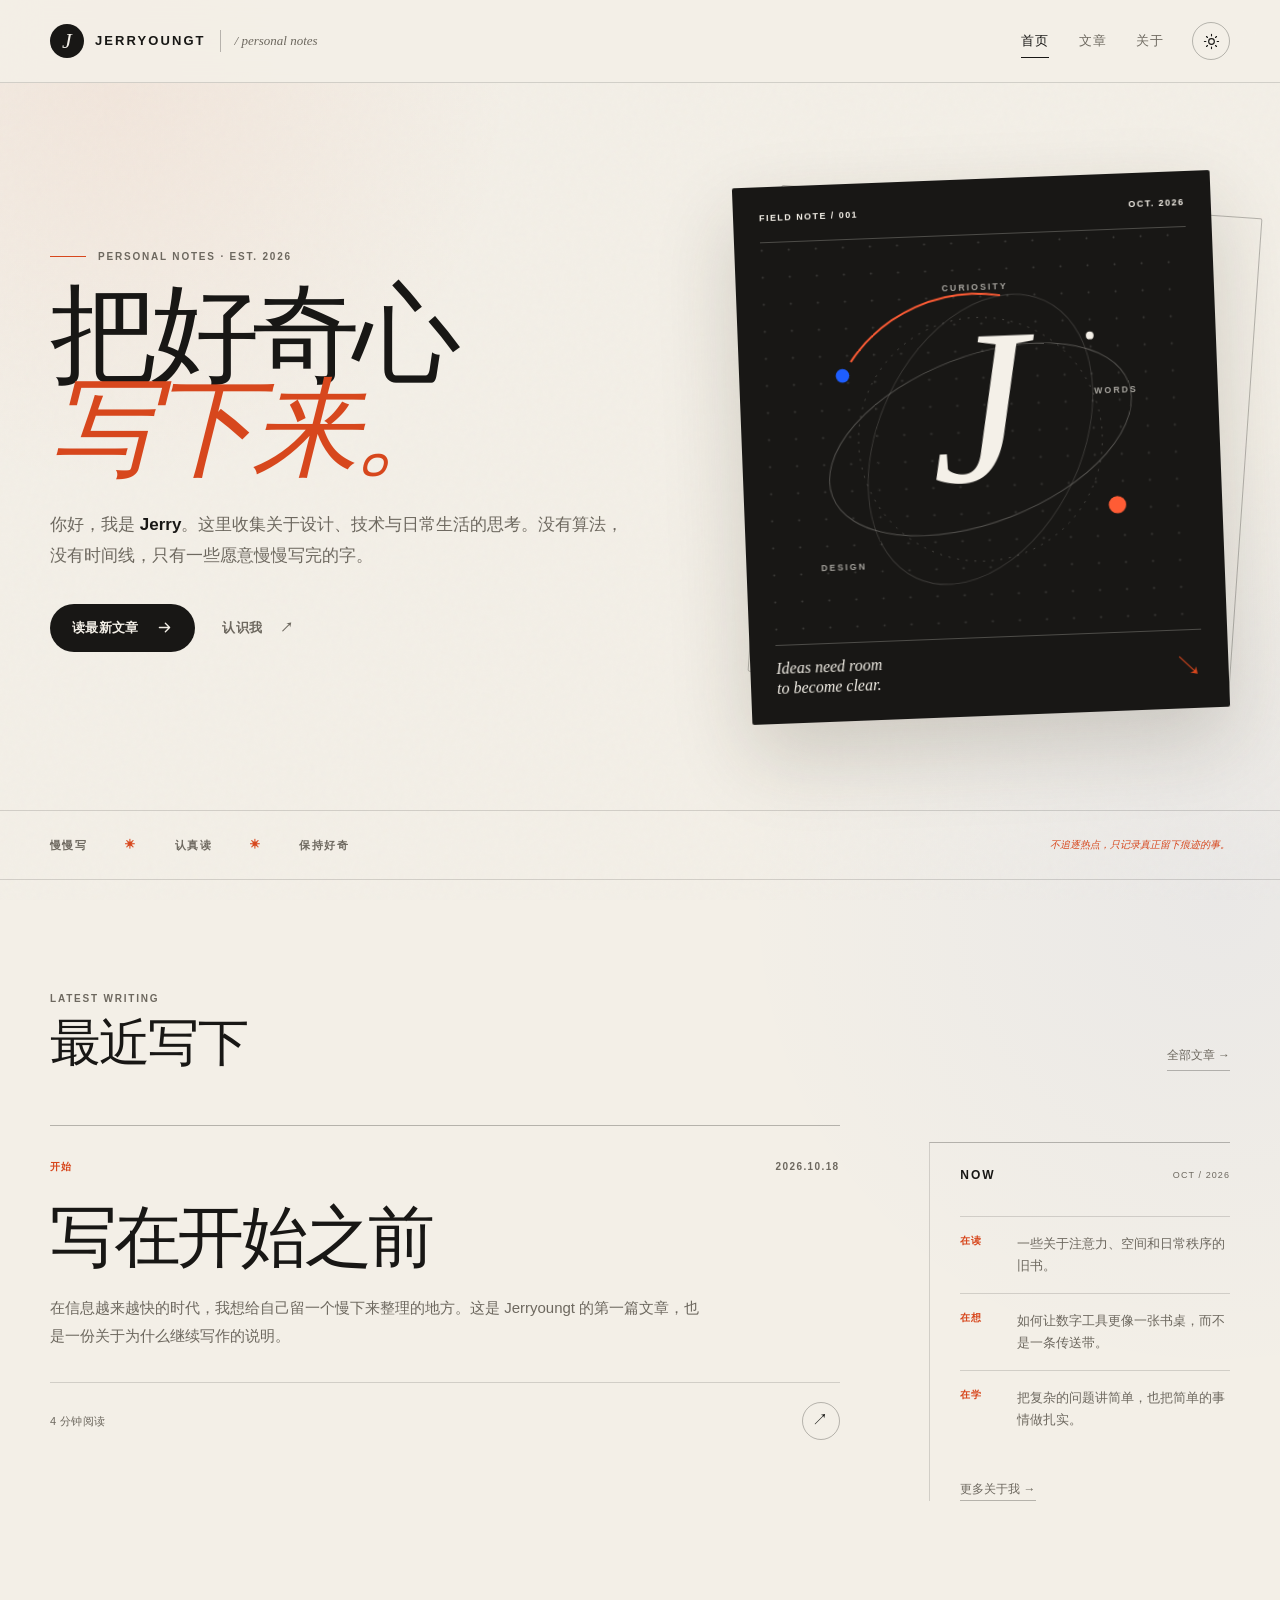
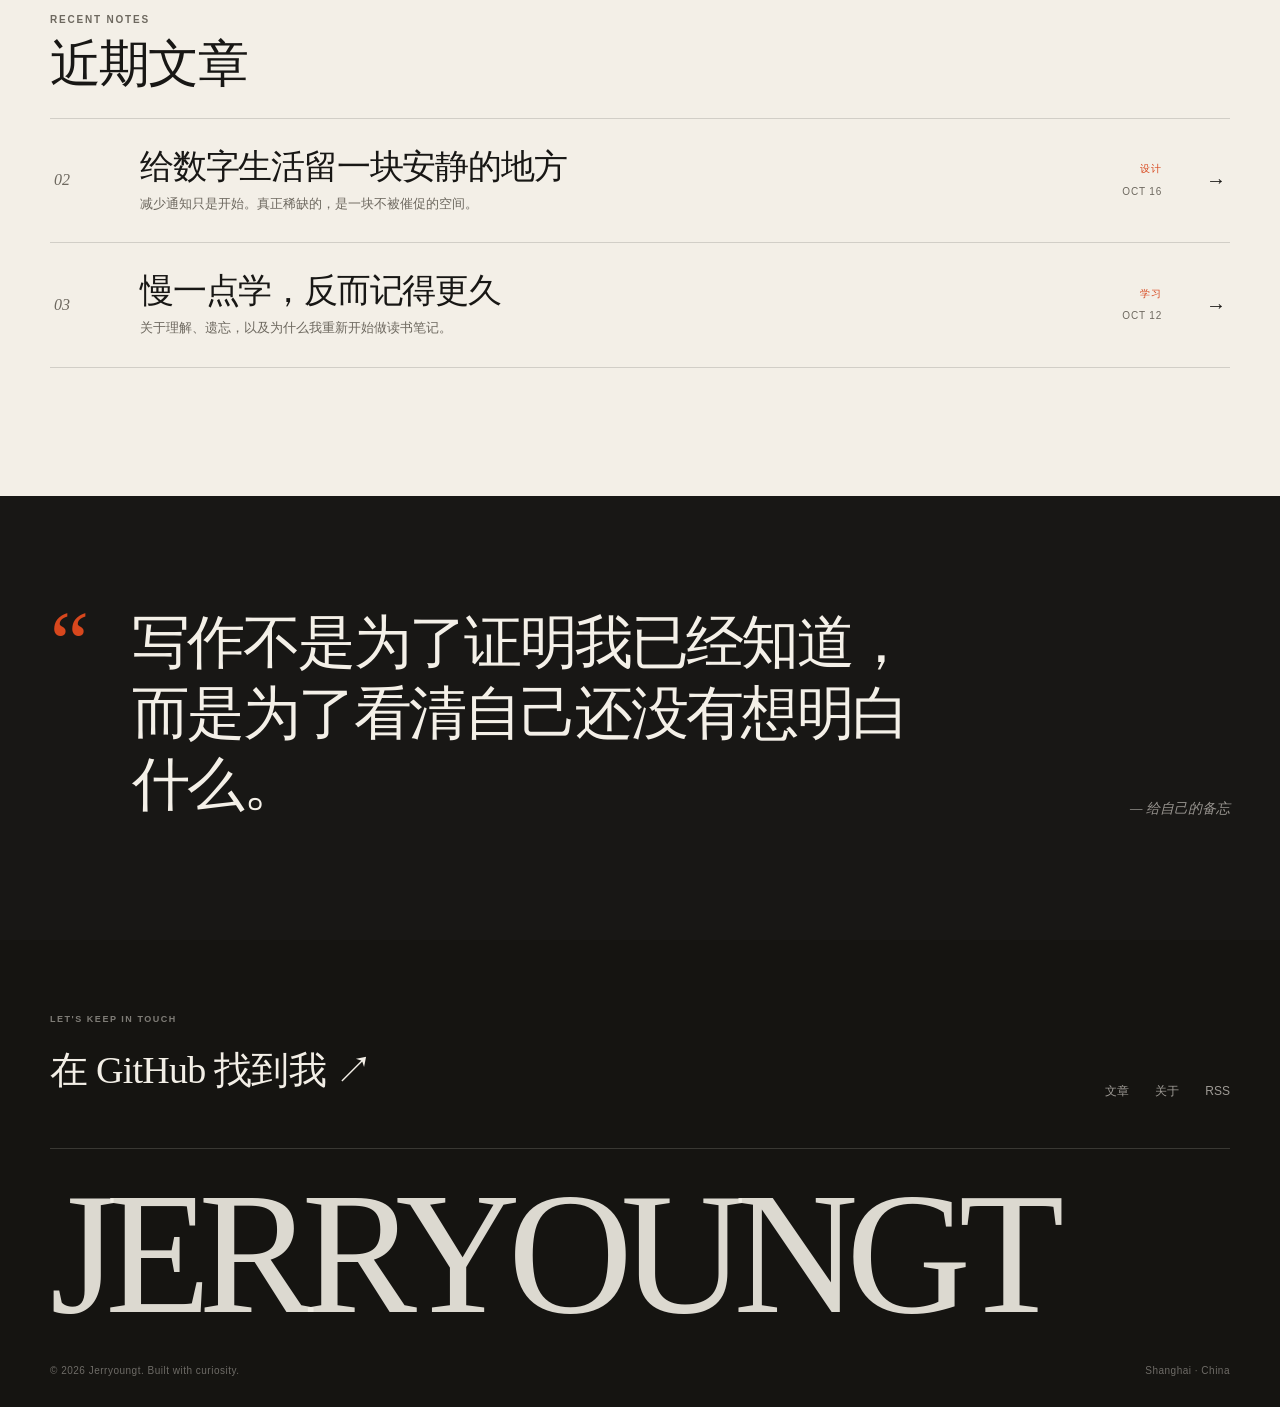
<file: index.html>
<!doctype html>
<html lang="zh-CN">
<head>
  <meta charset="utf-8">
  <meta name="viewport" content="width=device-width, initial-scale=1">
  <title>Jerryoungt — 个人博客</title>
  <meta name="description" content="Jerryoungt 的个人博客：记录设计、技术、阅读与日常生活中的长期思考。">
  <meta name="theme-color" content="#f3efe7">
  <meta property="og:title" content="Jerryoungt — 把好奇心写下来">
  <meta property="og:description" content="一个不追赶时间线的个人博客，收集值得慢慢想清楚的事。">
  <meta property="og:type" content="website">
  <meta property="og:url" content="https://jerryoungt.github.io/">
  <link rel="canonical" href="https://jerryoungt.github.io/">
  <link rel="icon" href="/assets/favicon.svg" type="image/svg+xml">
  <link rel="stylesheet" href="/assets/styles.css">
  <script>
    try {
      const saved = localStorage.getItem('jerryoungt-theme');
      const theme = saved || (matchMedia('(prefers-color-scheme: dark)').matches ? 'dark' : 'light');
      document.documentElement.dataset.theme = theme;
    } catch (_) {}
  </script>
</head>
<body>
  <a class="skip-link" href="#main">跳到主要内容</a>

  <header class="site-header">
    <div class="container header-inner">
      <a class="brand" href="/" aria-label="Jerryoungt 首页">
        <span class="brand-mark" aria-hidden="true">J</span>
        <span class="brand-name">JERRYOUNGT</span>
        <span class="brand-note">/ personal notes</span>
      </a>
      <div class="header-actions">
        <nav class="site-nav" aria-label="主导航">
          <a class="is-active" href="/" aria-current="page">首页</a>
          <a href="/blog/">文章</a>
          <a href="/about.html">关于</a>
        </nav>
        <button class="theme-toggle" type="button" data-theme-toggle aria-label="切换深浅色主题">
          <svg class="icon-sun" viewBox="0 0 24 24" aria-hidden="true">
            <circle cx="12" cy="12" r="4"></circle>
            <path d="M12 2v2M12 20v2M4.93 4.93l1.42 1.42M17.66 17.66l1.42 1.42M2 12h2M20 12h2M4.93 19.07l1.42-1.42M17.66 6.34l1.42-1.42"></path>
          </svg>
          <svg class="icon-moon" viewBox="0 0 24 24" aria-hidden="true">
            <path d="M20.3 14.2A8.4 8.4 0 0 1 9.8 3.7 8.4 8.4 0 1 0 20.3 14.2Z"></path>
          </svg>
        </button>
      </div>
    </div>
  </header>

  <main id="main">
    <section class="hero">
      <div class="container hero-grid">
        <div class="hero-copy">
          <p class="eyebrow"><span class="eyebrow-line"></span>PERSONAL NOTES · EST. 2026</p>
          <h1>把好奇心<br><em>写下来。</em></h1>
          <p class="hero-intro">你好，我是 <strong>Jerry</strong>。这里收集关于设计、技术与日常生活的思考。没有算法，没有时间线，只有一些愿意慢慢写完的字。</p>
          <div class="hero-actions">
            <a class="button button-primary" href="/blog/2026/hello-world.html">
              读最新文章
              <svg viewBox="0 0 20 20" aria-hidden="true"><path d="M4 10h11M11 5l5 5-5 5"></path></svg>
            </a>
            <a class="button button-quiet" href="/about.html">认识我 <span aria-hidden="true">↗</span></a>
          </div>
        </div>

        <div class="hero-visual" aria-label="Jerryoungt 的品牌插画">
          <div class="note-card">
            <div class="note-meta">
              <span>FIELD NOTE / 001</span>
              <span>OCT. 2026</span>
            </div>
            <svg class="orbit-art" viewBox="0 0 440 410" role="img" aria-label="围绕字母 J 运行的想法轨道">
              <defs>
                <pattern id="dot-grid" width="28" height="28" patternUnits="userSpaceOnUse">
                  <circle cx="1.5" cy="1.5" r="1" fill="currentColor" opacity=".18"></circle>
                </pattern>
              </defs>
              <rect width="440" height="410" fill="url(#dot-grid)"></rect>
              <ellipse cx="220" cy="205" rx="164" ry="86" fill="none" stroke="currentColor" stroke-opacity=".28" transform="rotate(-19 220 205)"></ellipse>
              <ellipse cx="220" cy="205" rx="105" ry="158" fill="none" stroke="currentColor" stroke-opacity=".16" transform="rotate(27 220 205)"></ellipse>
              <circle cx="220" cy="205" r="126" fill="none" stroke="currentColor" stroke-opacity=".22" stroke-dasharray="2 7"></circle>
              <path d="M89 120c35-49 96-74 157-63" fill="none" stroke="#ff5c35" stroke-width="2"></path>
              <circle cx="80" cy="134" r="7" fill="#1e5eff"></circle>
              <circle cx="359" cy="278" r="9" fill="#ff5c35"></circle>
              <circle cx="337" cy="102" r="4" fill="currentColor"></circle>
              <text class="orbit-letter" x="220" y="248" text-anchor="middle">J</text>
              <text class="orbit-label" x="220" y="51" text-anchor="middle">CURIOSITY</text>
              <text class="orbit-label" x="74" y="335" text-anchor="middle">DESIGN</text>
              <text class="orbit-label" x="362" y="162" text-anchor="middle">WORDS</text>
            </svg>
            <div class="note-caption">
              <span>Ideas need room<br>to become clear.</span>
              <span class="note-arrow" aria-hidden="true">↘</span>
            </div>
          </div>
        </div>
      </div>
    </section>

    <div class="manifesto" aria-label="写作主张">
      <div class="container manifesto-inner">
        <span>慢慢写</span>
        <span aria-hidden="true">✳</span>
        <span>认真读</span>
        <span aria-hidden="true">✳</span>
        <span>保持好奇</span>
        <span class="manifesto-aside">不追逐热点，只记录真正留下痕迹的事。</span>
      </div>
    </div>

    <section class="section latest-section" id="latest">
      <div class="container">
        <div class="section-heading">
          <div>
            <p class="kicker">LATEST WRITING</p>
            <h2>最近写下</h2>
          </div>
          <a class="text-link" href="/blog/">全部文章 <span aria-hidden="true">→</span></a>
        </div>

        <div class="latest-grid">
          <article class="featured-post">
            <a href="/blog/2026/hello-world.html">
              <div class="post-overline">
                <span>开始</span>
                <time datetime="2026-10-18">2026.10.18</time>
              </div>
              <h3>写在开始之前</h3>
              <p class="featured-summary">在信息越来越快的时代，我想给自己留一个慢下来整理的地方。这是 Jerryoungt 的第一篇文章，也是一份关于为什么继续写作的说明。</p>
              <div class="read-row">
                <span>4 分钟阅读</span>
                <span class="round-arrow" aria-hidden="true">↗</span>
              </div>
            </a>
          </article>

          <aside class="now-panel" aria-labelledby="now-title">
            <div class="now-heading">
              <h2 id="now-title">NOW</h2>
              <span>OCT / 2026</span>
            </div>
            <ul class="now-list">
              <li>
                <span class="now-label">在读</span>
                <p>一些关于注意力、空间和日常秩序的旧书。</p>
              </li>
              <li>
                <span class="now-label">在想</span>
                <p>如何让数字工具更像一张书桌，而不是一条传送带。</p>
              </li>
              <li>
                <span class="now-label">在学</span>
                <p>把复杂的问题讲简单，也把简单的事情做扎实。</p>
              </li>
            </ul>
            <a class="subtle-link" href="/about.html">更多关于我 <span aria-hidden="true">→</span></a>
          </aside>
        </div>
      </div>
    </section>

    <section class="section recent-section" aria-labelledby="recent-title">
      <div class="container">
        <div class="section-heading compact">
          <div>
            <p class="kicker">RECENT NOTES</p>
            <h2 id="recent-title">近期文章</h2>
          </div>
        </div>

        <div class="post-list">
          <a class="post-row" href="/blog/2026/a-quieter-digital-home.html">
            <span class="post-number">02</span>
            <div class="post-row-main">
              <h3>给数字生活留一块安静的地方</h3>
              <p>减少通知只是开始。真正稀缺的，是一块不被催促的空间。</p>
            </div>
            <div class="post-row-meta">
              <span>设计</span>
              <time datetime="2026-10-16">OCT 16</time>
            </div>
            <span class="row-arrow" aria-hidden="true">→</span>
          </a>

          <a class="post-row" href="/blog/2026/learning-slowly.html">
            <span class="post-number">03</span>
            <div class="post-row-main">
              <h3>慢一点学，反而记得更久</h3>
              <p>关于理解、遗忘，以及为什么我重新开始做读书笔记。</p>
            </div>
            <div class="post-row-meta">
              <span>学习</span>
              <time datetime="2026-10-12">OCT 12</time>
            </div>
            <span class="row-arrow" aria-hidden="true">→</span>
          </a>
        </div>
      </div>
    </section>

    <section class="quote-band">
      <div class="container quote-inner">
        <span class="quote-mark" aria-hidden="true">“</span>
        <blockquote>写作不是为了证明我已经知道，<br>而是为了看清自己还没有想明白什么。</blockquote>
        <p>— 给自己的备忘</p>
      </div>
    </section>
  </main>

  <footer class="site-footer">
    <div class="container footer-top">
      <div>
        <p class="footer-kicker">LET'S KEEP IN TOUCH</p>
        <a class="footer-mail" href="https://github.com/Jerryoungt" rel="me">在 GitHub 找到我 <span aria-hidden="true">↗</span></a>
      </div>
      <nav class="footer-nav" aria-label="页脚导航">
        <a href="/blog/">文章</a>
        <a href="/about.html">关于</a>
        <a href="/feed.xml">RSS</a>
      </nav>
    </div>
    <div class="container footer-wordmark" aria-hidden="true">JERRYOUNGT</div>
    <div class="container footer-bottom">
      <span>© 2026 Jerryoungt. Built with curiosity.</span>
      <span class="footer-signoff">Shanghai · China</span>
    </div>
  </footer>

  <script src="/assets/main.js" defer></script>
</body>
</html>
</file>
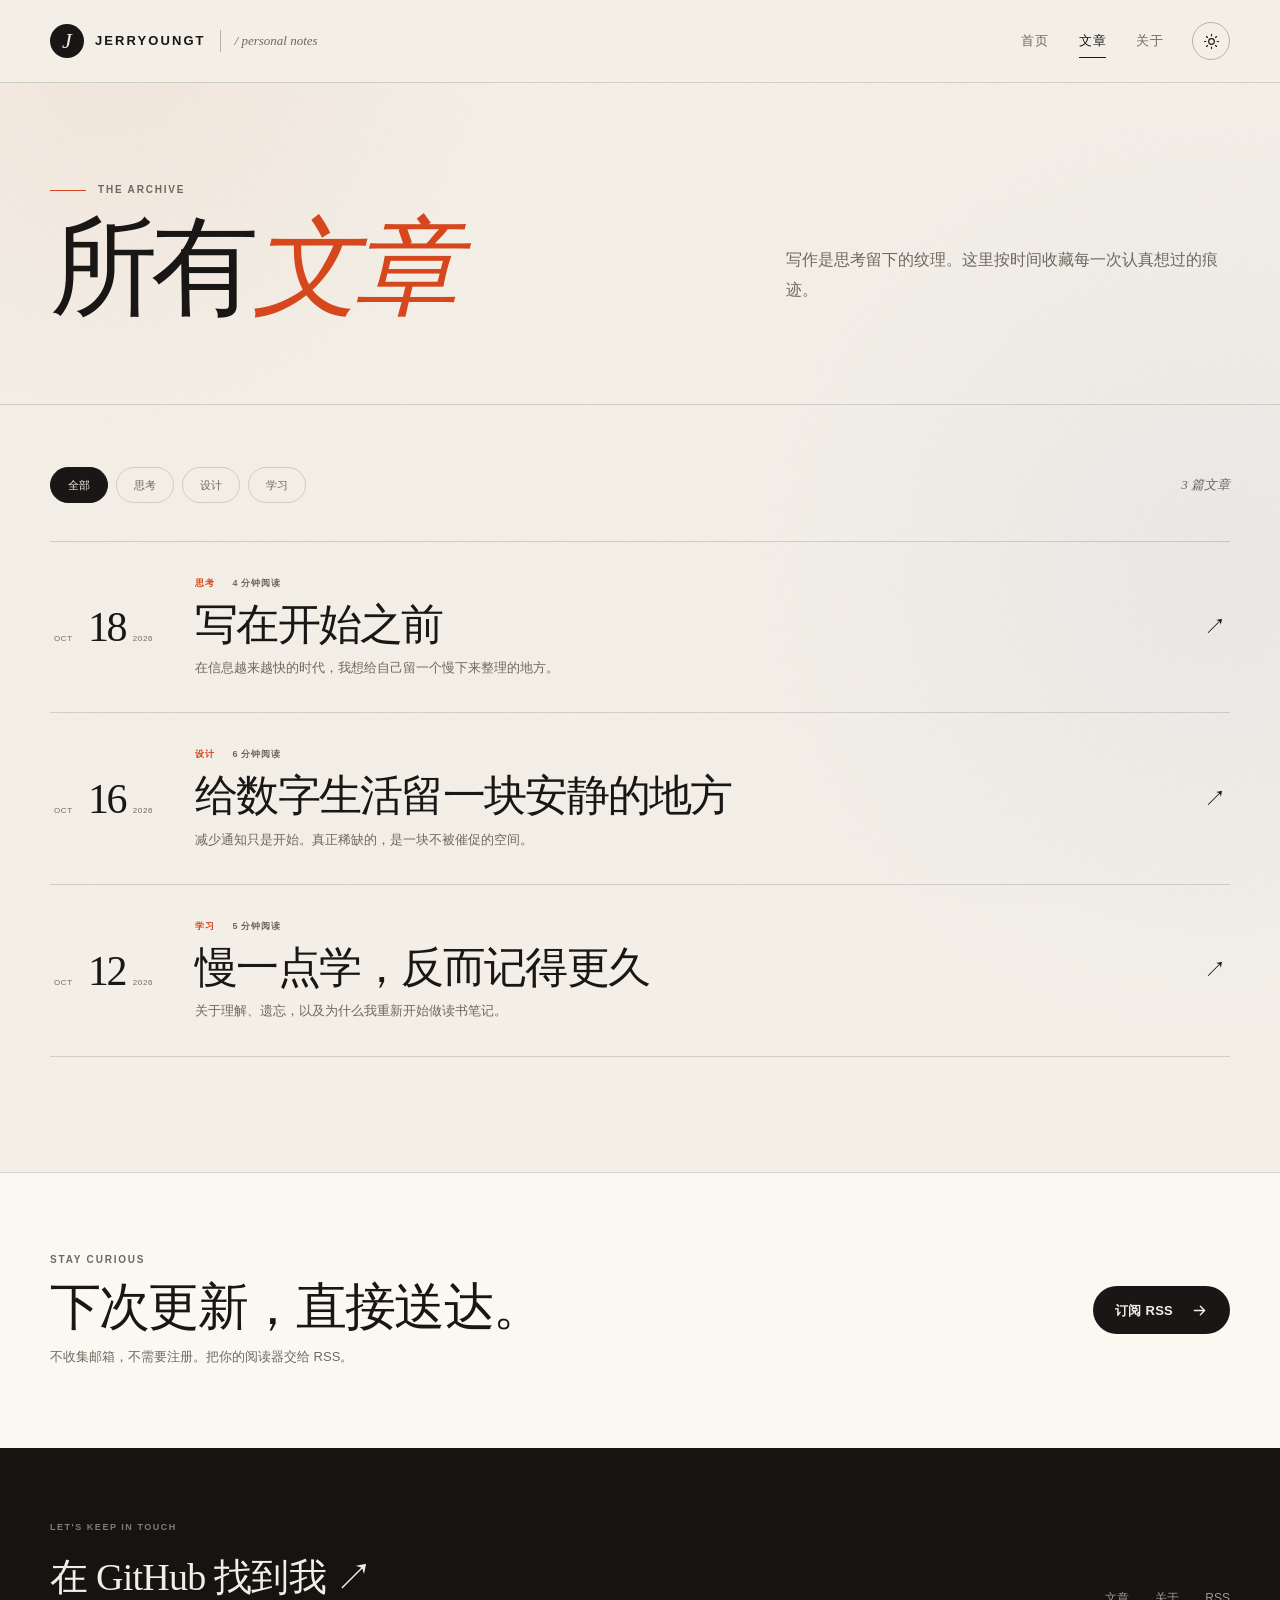
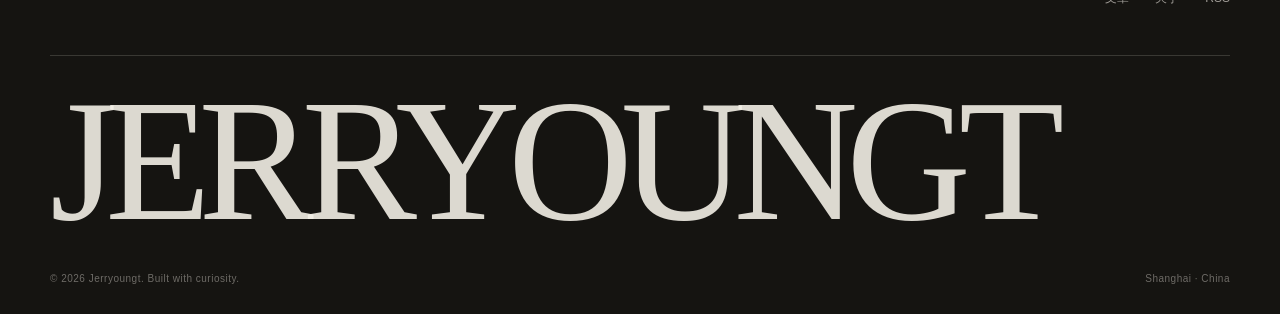
<file: blog/index.html>
<!doctype html>
<html lang="zh-CN">
<head>
  <meta charset="utf-8">
  <meta name="viewport" content="width=device-width, initial-scale=1">
  <title>文章 — Jerryoungt</title>
  <meta name="description" content="Jerryoungt 的全部文章：设计、技术、阅读与日常生活的长期记录。">
  <meta name="theme-color" content="#f3efe7">
  <meta property="og:title" content="文章 — Jerryoungt">
  <meta property="og:description" content="收集值得慢慢想清楚的事。">
  <meta property="og:type" content="website">
  <meta property="og:url" content="https://jerryoungt.github.io/blog/">
  <link rel="canonical" href="https://jerryoungt.github.io/blog/">
  <link rel="icon" href="/assets/favicon.svg" type="image/svg+xml">
  <link rel="stylesheet" href="/assets/styles.css">
  <script>
    try {
      const saved = localStorage.getItem('jerryoungt-theme');
      const theme = saved || (matchMedia('(prefers-color-scheme: dark)').matches ? 'dark' : 'light');
      document.documentElement.dataset.theme = theme;
    } catch (_) {}
  </script>
</head>
<body>
  <a class="skip-link" href="#main">跳到主要内容</a>

  <header class="site-header">
    <div class="container header-inner">
      <a class="brand" href="/" aria-label="Jerryoungt 首页">
        <span class="brand-mark" aria-hidden="true">J</span>
        <span class="brand-name">JERRYOUNGT</span>
        <span class="brand-note">/ personal notes</span>
      </a>
      <div class="header-actions">
        <nav class="site-nav" aria-label="主导航">
          <a href="/">首页</a>
          <a class="is-active" href="/blog/" aria-current="page">文章</a>
          <a href="/about.html">关于</a>
        </nav>
        <button class="theme-toggle" type="button" data-theme-toggle aria-label="切换深浅色主题">
          <svg class="icon-sun" viewBox="0 0 24 24" aria-hidden="true">
            <circle cx="12" cy="12" r="4"></circle>
            <path d="M12 2v2M12 20v2M4.93 4.93l1.42 1.42M17.66 17.66l1.42 1.42M2 12h2M20 12h2M4.93 19.07l1.42-1.42M17.66 6.34l1.42-1.42"></path>
          </svg>
          <svg class="icon-moon" viewBox="0 0 24 24" aria-hidden="true">
            <path d="M20.3 14.2A8.4 8.4 0 0 1 9.8 3.7 8.4 8.4 0 1 0 20.3 14.2Z"></path>
          </svg>
        </button>
      </div>
    </div>
  </header>

  <main id="main">
    <section class="page-hero archive-hero">
      <div class="container archive-heading">
        <div>
          <p class="eyebrow"><span class="eyebrow-line"></span>THE ARCHIVE</p>
          <h1>所有<em>文章</em></h1>
        </div>
        <p class="page-intro">写作是思考留下的纹理。这里按时间收藏每一次认真想过的痕迹。</p>
      </div>
    </section>

    <section class="archive-section">
      <div class="container">
        <div class="filter-bar" aria-label="按主题筛选文章">
          <div class="filters" role="group" aria-label="文章分类">
            <button class="filter is-active" type="button" data-filter="all" aria-pressed="true">全部</button>
            <button class="filter" type="button" data-filter="thinking" aria-pressed="false">思考</button>
            <button class="filter" type="button" data-filter="design" aria-pressed="false">设计</button>
            <button class="filter" type="button" data-filter="learning" aria-pressed="false">学习</button>
          </div>
          <span class="post-count" data-post-count>3 篇文章</span>
        </div>

        <div class="archive-list">
          <article class="archive-item" data-category="thinking">
            <a href="/blog/2026/hello-world.html">
              <div class="archive-date">
                <span>OCT</span>
                <strong>18</strong>
                <span>2026</span>
              </div>
              <div class="archive-copy">
                <div class="archive-meta"><span>思考</span><span>4 分钟阅读</span></div>
                <h2>写在开始之前</h2>
                <p>在信息越来越快的时代，我想给自己留一个慢下来整理的地方。</p>
              </div>
              <span class="archive-arrow" aria-hidden="true">↗</span>
            </a>
          </article>

          <article class="archive-item" data-category="design">
            <a href="/blog/2026/a-quieter-digital-home.html">
              <div class="archive-date">
                <span>OCT</span>
                <strong>16</strong>
                <span>2026</span>
              </div>
              <div class="archive-copy">
                <div class="archive-meta"><span>设计</span><span>6 分钟阅读</span></div>
                <h2>给数字生活留一块安静的地方</h2>
                <p>减少通知只是开始。真正稀缺的，是一块不被催促的空间。</p>
              </div>
              <span class="archive-arrow" aria-hidden="true">↗</span>
            </a>
          </article>

          <article class="archive-item" data-category="learning">
            <a href="/blog/2026/learning-slowly.html">
              <div class="archive-date">
                <span>OCT</span>
                <strong>12</strong>
                <span>2026</span>
              </div>
              <div class="archive-copy">
                <div class="archive-meta"><span>学习</span><span>5 分钟阅读</span></div>
                <h2>慢一点学，反而记得更久</h2>
                <p>关于理解、遗忘，以及为什么我重新开始做读书笔记。</p>
              </div>
              <span class="archive-arrow" aria-hidden="true">↗</span>
            </a>
          </article>
        </div>
        <p class="empty-state" data-empty-state hidden>这个分类下还没有文章。</p>
      </div>
    </section>

    <section class="archive-subscribe">
      <div class="container subscribe-inner">
        <div>
          <p class="kicker">STAY CURIOUS</p>
          <h2>下次更新，直接送达。</h2>
          <p>不收集邮箱，不需要注册。把你的阅读器交给 RSS。</p>
        </div>
        <a class="button button-primary" href="/feed.xml">订阅 RSS <svg viewBox="0 0 20 20" aria-hidden="true"><path d="M4 10h11M11 5l5 5-5 5"></path></svg></a>
      </div>
    </section>
  </main>

  <footer class="site-footer">
    <div class="container footer-top">
      <div>
        <p class="footer-kicker">LET'S KEEP IN TOUCH</p>
        <a class="footer-mail" href="https://github.com/Jerryoungt" rel="me">在 GitHub 找到我 <span aria-hidden="true">↗</span></a>
      </div>
      <nav class="footer-nav" aria-label="页脚导航">
        <a href="/blog/">文章</a>
        <a href="/about.html">关于</a>
        <a href="/feed.xml">RSS</a>
      </nav>
    </div>
    <div class="container footer-wordmark" aria-hidden="true">JERRYOUNGT</div>
    <div class="container footer-bottom">
      <span>© 2026 Jerryoungt. Built with curiosity.</span>
      <span class="footer-signoff">Shanghai · China</span>
    </div>
  </footer>

  <script src="/assets/main.js" defer></script>
</body>
</html>
</file>
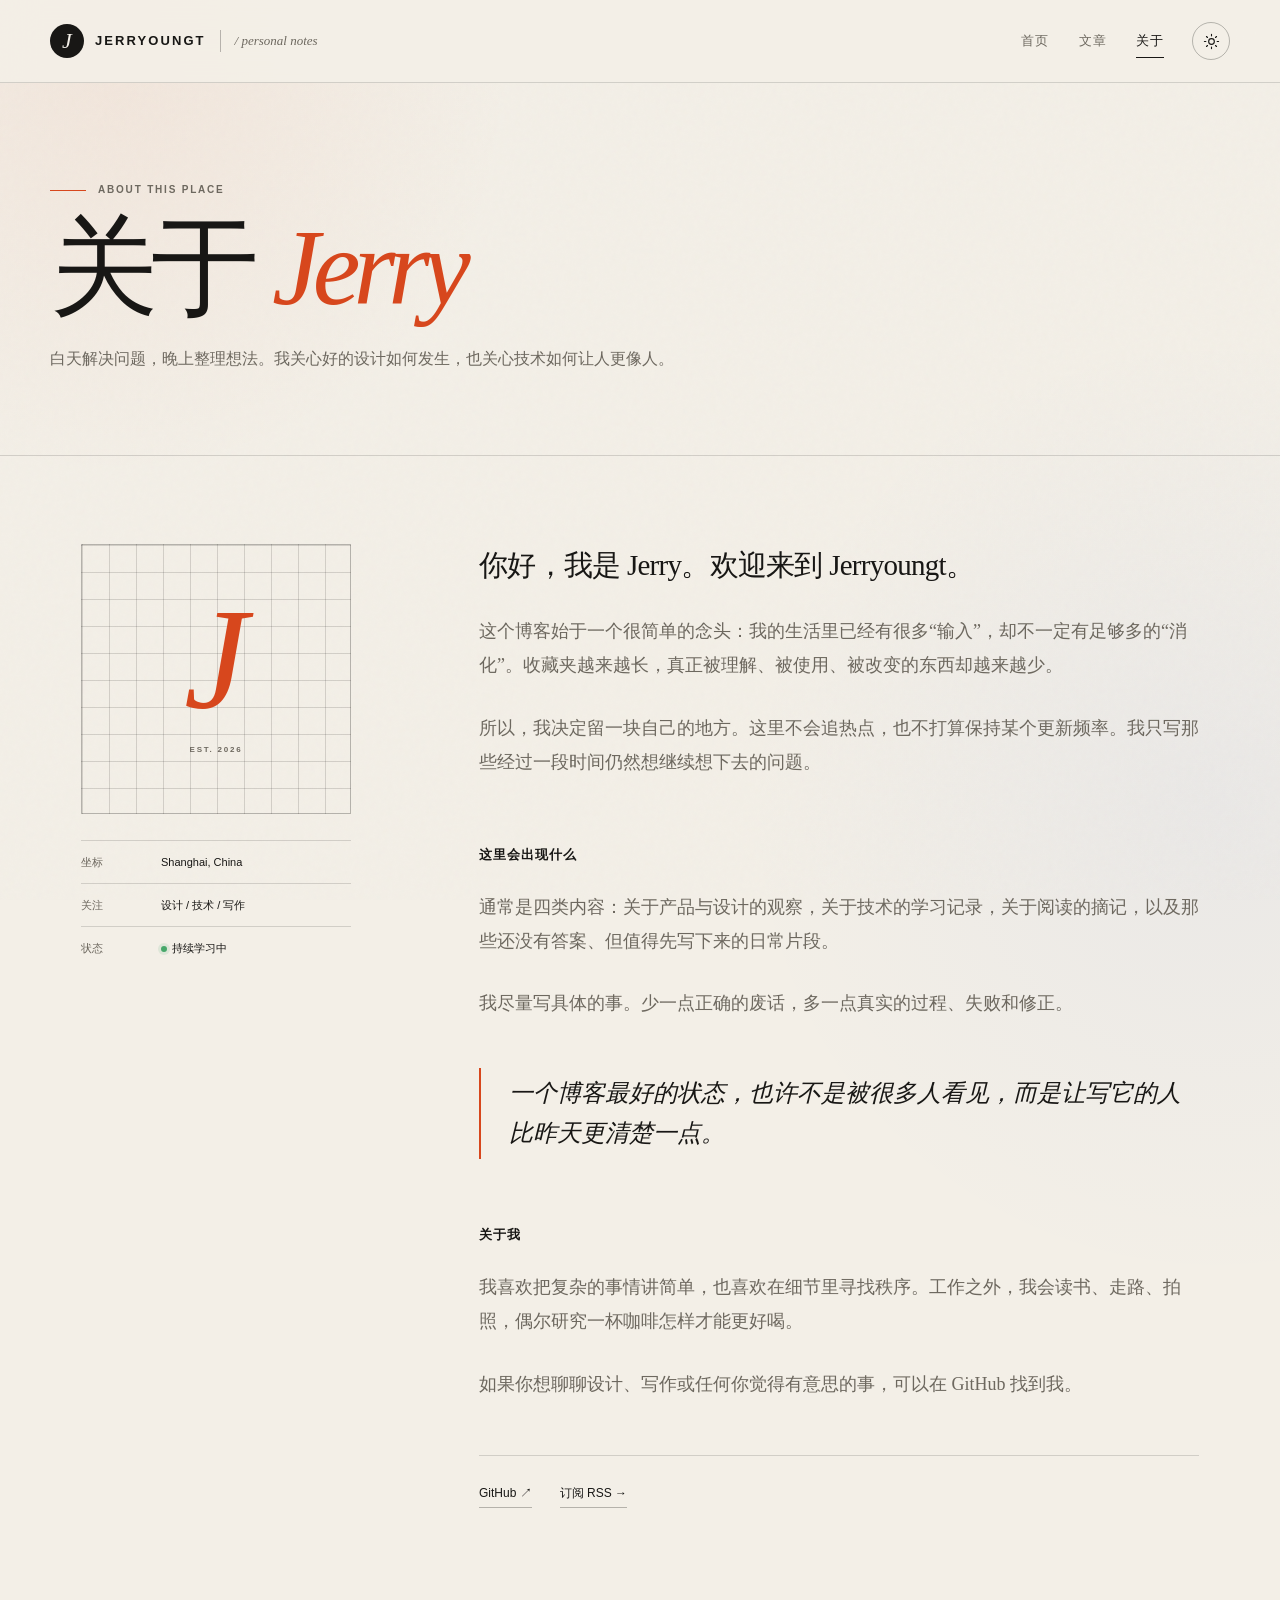
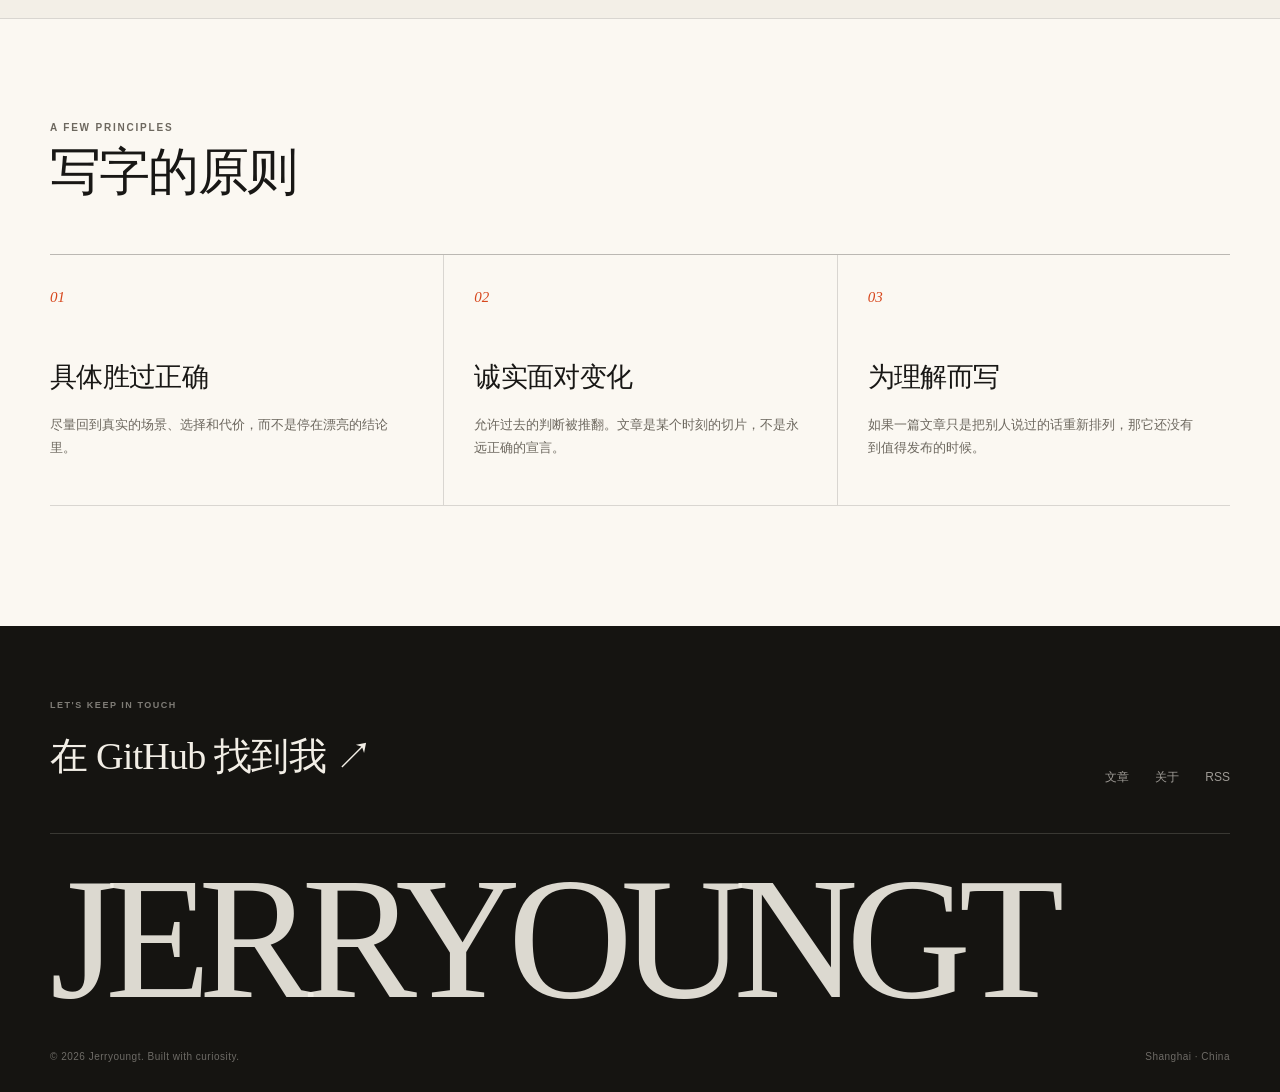
<file: about.html>
<!doctype html>
<html lang="zh-CN">
<head>
  <meta charset="utf-8">
  <meta name="viewport" content="width=device-width, initial-scale=1">
  <title>关于 — Jerryoungt</title>
  <meta name="description" content="关于 Jerryoungt：一位持续记录设计、技术与日常生活的写作者。">
  <meta name="theme-color" content="#f3efe7">
  <meta property="og:title" content="关于 — Jerryoungt">
  <meta property="og:description" content="关于 Jerry，以及这个博客为什么存在。">
  <meta property="og:type" content="website">
  <meta property="og:url" content="https://jerryoungt.github.io/about.html">
  <link rel="canonical" href="https://jerryoungt.github.io/about.html">
  <link rel="icon" href="/assets/favicon.svg" type="image/svg+xml">
  <link rel="stylesheet" href="/assets/styles.css">
  <script>
    try {
      const saved = localStorage.getItem('jerryoungt-theme');
      const theme = saved || (matchMedia('(prefers-color-scheme: dark)').matches ? 'dark' : 'light');
      document.documentElement.dataset.theme = theme;
    } catch (_) {}
  </script>
</head>
<body>
  <a class="skip-link" href="#main">跳到主要内容</a>

  <header class="site-header">
    <div class="container header-inner">
      <a class="brand" href="/" aria-label="Jerryoungt 首页">
        <span class="brand-mark" aria-hidden="true">J</span>
        <span class="brand-name">JERRYOUNGT</span>
        <span class="brand-note">/ personal notes</span>
      </a>
      <div class="header-actions">
        <nav class="site-nav" aria-label="主导航">
          <a href="/">首页</a>
          <a href="/blog/">文章</a>
          <a class="is-active" href="/about.html" aria-current="page">关于</a>
        </nav>
        <button class="theme-toggle" type="button" data-theme-toggle aria-label="切换深浅色主题">
          <svg class="icon-sun" viewBox="0 0 24 24" aria-hidden="true">
            <circle cx="12" cy="12" r="4"></circle>
            <path d="M12 2v2M12 20v2M4.93 4.93l1.42 1.42M17.66 17.66l1.42 1.42M2 12h2M20 12h2M4.93 19.07l1.42-1.42M17.66 6.34l1.42-1.42"></path>
          </svg>
          <svg class="icon-moon" viewBox="0 0 24 24" aria-hidden="true">
            <path d="M20.3 14.2A8.4 8.4 0 0 1 9.8 3.7 8.4 8.4 0 1 0 20.3 14.2Z"></path>
          </svg>
        </button>
      </div>
    </div>
  </header>

  <main id="main">
    <section class="page-hero">
      <div class="container">
        <p class="eyebrow"><span class="eyebrow-line"></span>ABOUT THIS PLACE</p>
        <h1>关于 <em>Jerry</em></h1>
        <p class="page-intro">白天解决问题，晚上整理想法。我关心好的设计如何发生，也关心技术如何让人更像人。</p>
      </div>
    </section>

    <section class="about-layout">
      <div class="container about-grid">
        <aside class="about-sidebar" aria-label="个人信息">
          <div class="profile-mark" aria-hidden="true">
            <span>J</span>
            <small>EST. 2026</small>
          </div>
          <dl class="profile-facts">
            <div>
              <dt>坐标</dt>
              <dd>Shanghai, China</dd>
            </div>
            <div>
              <dt>关注</dt>
              <dd>设计 / 技术 / 写作</dd>
            </div>
            <div>
              <dt>状态</dt>
              <dd><span class="status-dot" aria-hidden="true"></span>持续学习中</dd>
            </div>
          </dl>
        </aside>

        <div class="prose about-prose">
          <p class="lead">你好，我是 Jerry。欢迎来到 Jerryoungt。</p>
          <p>这个博客始于一个很简单的念头：我的生活里已经有很多“输入”，却不一定有足够多的“消化”。收藏夹越来越长，真正被理解、被使用、被改变的东西却越来越少。</p>
          <p>所以，我决定留一块自己的地方。这里不会追热点，也不打算保持某个更新频率。我只写那些经过一段时间仍然想继续想下去的问题。</p>

          <h2>这里会出现什么</h2>
          <p>通常是四类内容：关于产品与设计的观察，关于技术的学习记录，关于阅读的摘记，以及那些还没有答案、但值得先写下来的日常片段。</p>
          <p>我尽量写具体的事。少一点正确的废话，多一点真实的过程、失败和修正。</p>

          <blockquote>
            <p>一个博客最好的状态，也许不是被很多人看见，而是让写它的人比昨天更清楚一点。</p>
          </blockquote>

          <h2>关于我</h2>
          <p>我喜欢把复杂的事情讲简单，也喜欢在细节里寻找秩序。工作之外，我会读书、走路、拍照，偶尔研究一杯咖啡怎样才能更好喝。</p>
          <p>如果你想聊聊设计、写作或任何你觉得有意思的事，可以在 GitHub 找到我。</p>

          <div class="about-links">
            <a href="https://github.com/Jerryoungt" rel="me">GitHub <span aria-hidden="true">↗</span></a>
            <a href="/feed.xml">订阅 RSS <span aria-hidden="true">→</span></a>
          </div>
        </div>
      </div>
    </section>

    <section class="principles-section">
      <div class="container">
        <div class="section-heading">
          <div>
            <p class="kicker">A FEW PRINCIPLES</p>
            <h2>写字的原则</h2>
          </div>
        </div>
        <div class="principle-grid">
          <article>
            <span>01</span>
            <h3>具体胜过正确</h3>
            <p>尽量回到真实的场景、选择和代价，而不是停在漂亮的结论里。</p>
          </article>
          <article>
            <span>02</span>
            <h3>诚实面对变化</h3>
            <p>允许过去的判断被推翻。文章是某个时刻的切片，不是永远正确的宣言。</p>
          </article>
          <article>
            <span>03</span>
            <h3>为理解而写</h3>
            <p>如果一篇文章只是把别人说过的话重新排列，那它还没有到值得发布的时候。</p>
          </article>
        </div>
      </div>
    </section>
  </main>

  <footer class="site-footer">
    <div class="container footer-top">
      <div>
        <p class="footer-kicker">LET'S KEEP IN TOUCH</p>
        <a class="footer-mail" href="https://github.com/Jerryoungt" rel="me">在 GitHub 找到我 <span aria-hidden="true">↗</span></a>
      </div>
      <nav class="footer-nav" aria-label="页脚导航">
        <a href="/blog/">文章</a>
        <a href="/about.html">关于</a>
        <a href="/feed.xml">RSS</a>
      </nav>
    </div>
    <div class="container footer-wordmark" aria-hidden="true">JERRYOUNGT</div>
    <div class="container footer-bottom">
      <span>© 2026 Jerryoungt. Built with curiosity.</span>
      <span class="footer-signoff">Shanghai · China</span>
    </div>
  </footer>

  <script src="/assets/main.js" defer></script>
</body>
</html>
</file>
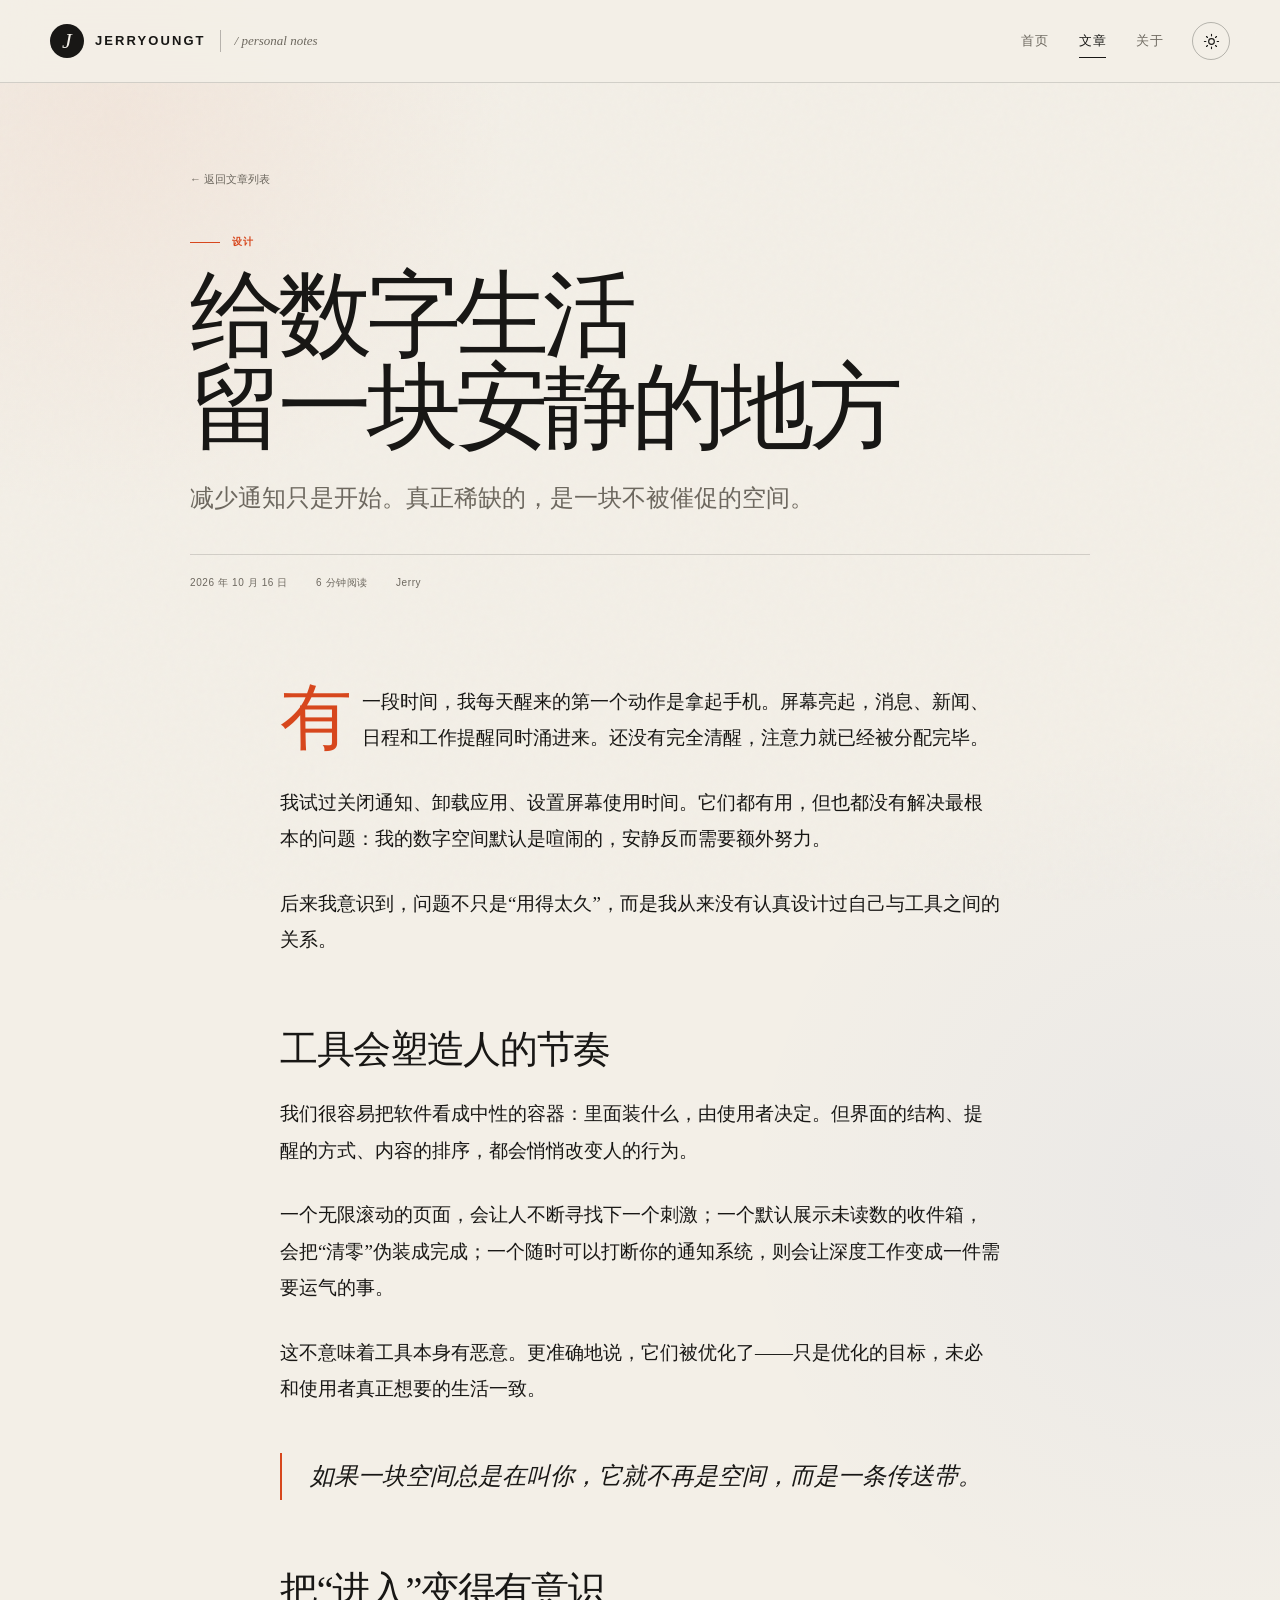
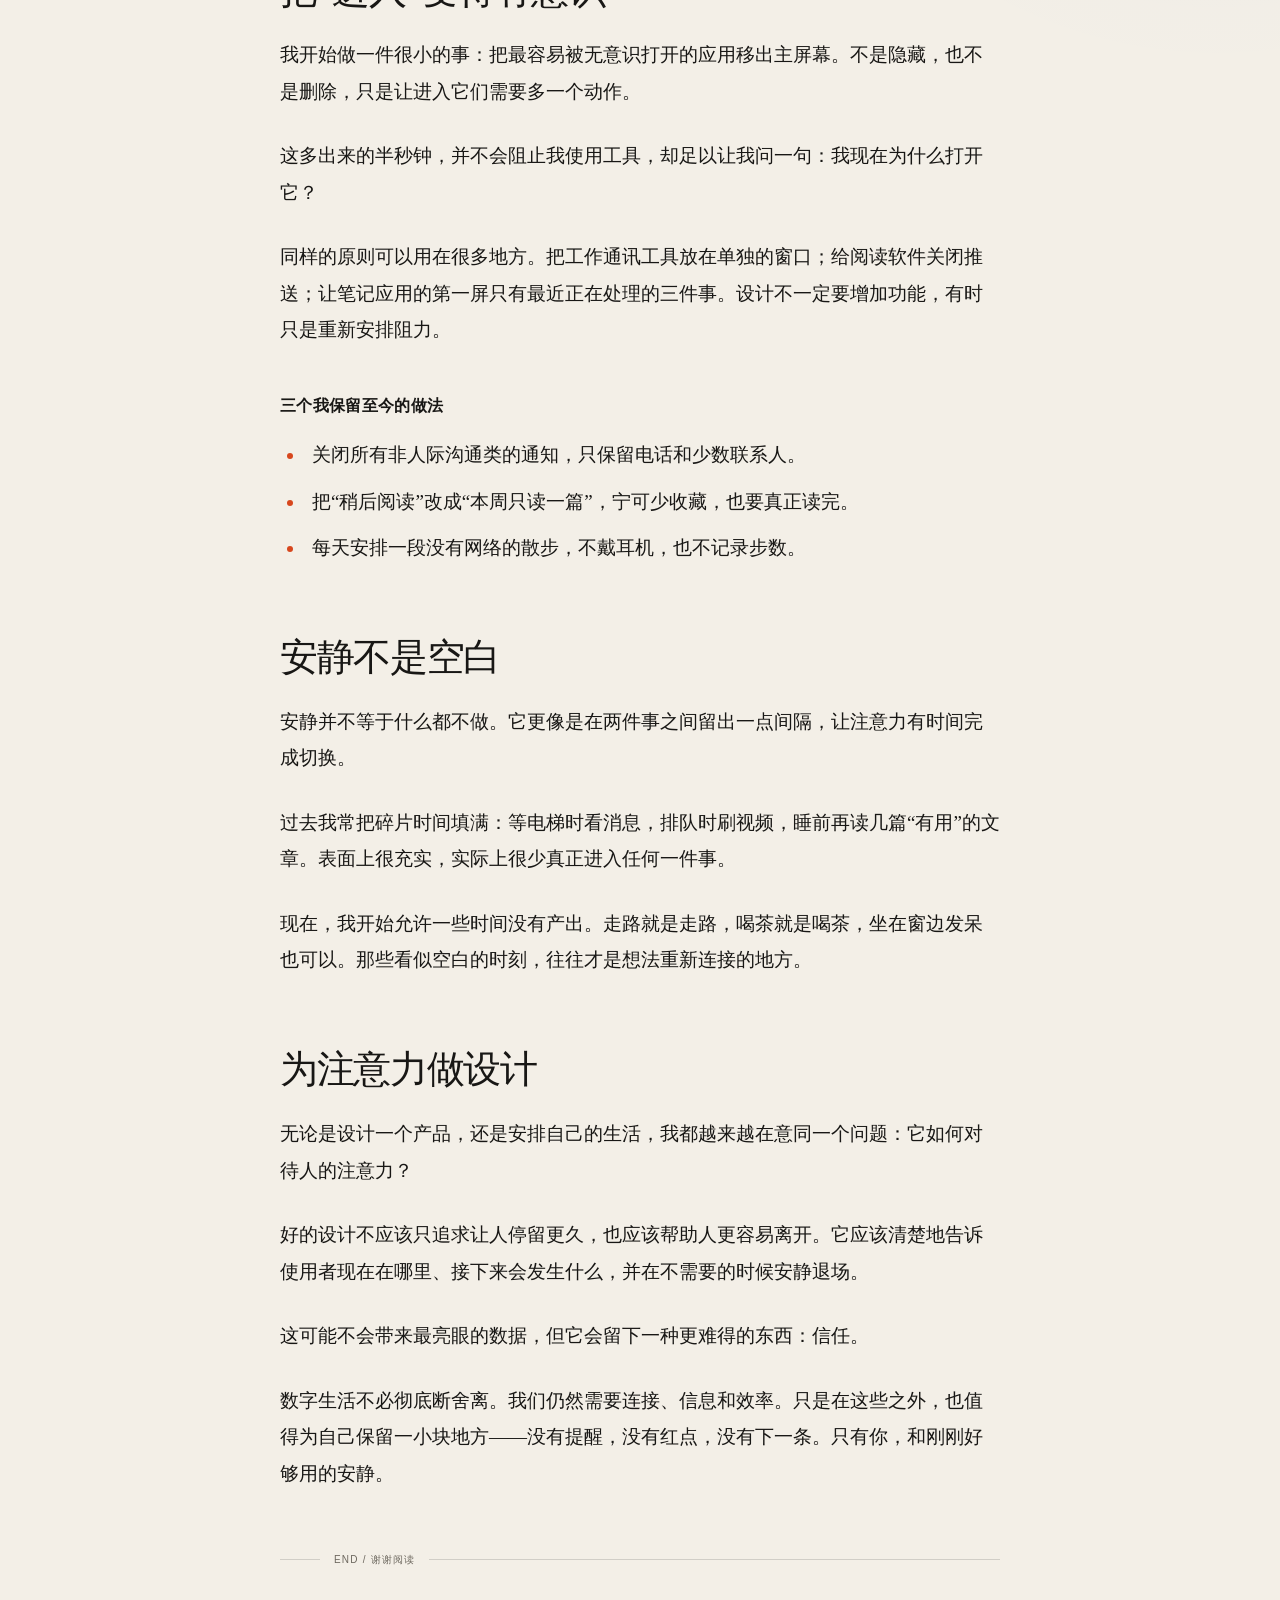
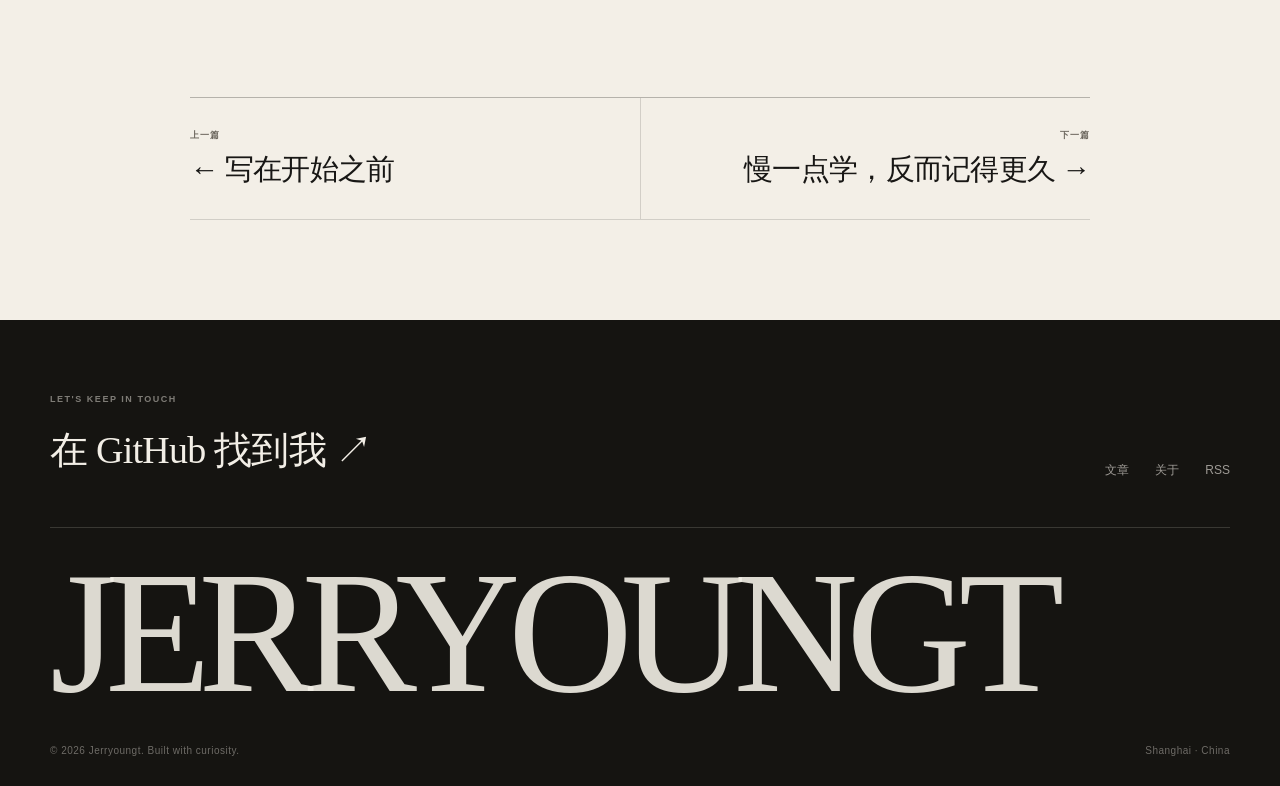
<file: blog/2026/a-quieter-digital-home.html>
<!doctype html>
<html lang="zh-CN">
<head>
  <meta charset="utf-8">
  <meta name="viewport" content="width=device-width, initial-scale=1">
  <title>给数字生活留一块安静的地方 — Jerryoungt</title>
  <meta name="description" content="减少通知只是开始。真正稀缺的，是一块不被催促的数字空间。">
  <meta name="theme-color" content="#f3efe7">
  <meta property="og:title" content="给数字生活留一块安静的地方 — Jerryoungt">
  <meta property="og:description" content="关于注意力、数字空间与更从容的工具使用方式。">
  <meta property="og:type" content="article">
  <meta property="og:url" content="https://jerryoungt.github.io/blog/2026/a-quieter-digital-home.html">
  <meta property="article:published_time" content="2026-10-16">
  <link rel="canonical" href="https://jerryoungt.github.io/blog/2026/a-quieter-digital-home.html">
  <link rel="icon" href="/assets/favicon.svg" type="image/svg+xml">
  <link rel="stylesheet" href="/assets/styles.css">
  <script>
    try {
      const saved = localStorage.getItem('jerryoungt-theme');
      const theme = saved || (matchMedia('(prefers-color-scheme: dark)').matches ? 'dark' : 'light');
      document.documentElement.dataset.theme = theme;
    } catch (_) {}
  </script>
</head>
<body>
  <a class="skip-link" href="#main">跳到主要内容</a>
  <div class="reading-progress" aria-hidden="true"></div>

  <header class="site-header">
    <div class="container header-inner">
      <a class="brand" href="/" aria-label="Jerryoungt 首页">
        <span class="brand-mark" aria-hidden="true">J</span>
        <span class="brand-name">JERRYOUNGT</span>
        <span class="brand-note">/ personal notes</span>
      </a>
      <div class="header-actions">
        <nav class="site-nav" aria-label="主导航">
          <a href="/">首页</a>
          <a class="is-active" href="/blog/">文章</a>
          <a href="/about.html">关于</a>
        </nav>
        <button class="theme-toggle" type="button" data-theme-toggle aria-label="切换深浅色主题">
          <svg class="icon-sun" viewBox="0 0 24 24" aria-hidden="true">
            <circle cx="12" cy="12" r="4"></circle>
            <path d="M12 2v2M12 20v2M4.93 4.93l1.42 1.42M17.66 17.66l1.42 1.42M2 12h2M20 12h2M4.93 19.07l1.42-1.42M17.66 6.34l1.42-1.42"></path>
          </svg>
          <svg class="icon-moon" viewBox="0 0 24 24" aria-hidden="true">
            <path d="M20.3 14.2A8.4 8.4 0 0 1 9.8 3.7 8.4 8.4 0 1 0 20.3 14.2Z"></path>
          </svg>
        </button>
      </div>
    </div>
  </header>

  <main id="main">
    <header class="post-hero">
      <div class="container post-header">
        <a class="back-link" href="/blog/">← 返回文章列表</a>
        <p class="post-category">设计</p>
        <h1 class="post-title">给数字生活<br>留一块安静的地方</h1>
        <p class="post-deck">减少通知只是开始。真正稀缺的，是一块不被催促的空间。</p>
        <div class="post-meta">
          <time datetime="2026-10-16">2026 年 10 月 16 日</time>
          <span>6 分钟阅读</span>
          <span>Jerry</span>
        </div>
      </div>
    </header>

    <article class="post-body">
      <p>有一段时间，我每天醒来的第一个动作是拿起手机。屏幕亮起，消息、新闻、日程和工作提醒同时涌进来。还没有完全清醒，注意力就已经被分配完毕。</p>
      <p>我试过关闭通知、卸载应用、设置屏幕使用时间。它们都有用，但也都没有解决最根本的问题：我的数字空间默认是喧闹的，安静反而需要额外努力。</p>
      <p>后来我意识到，问题不只是“用得太久”，而是我从来没有认真设计过自己与工具之间的关系。</p>

      <h2>工具会塑造人的节奏</h2>
      <p>我们很容易把软件看成中性的容器：里面装什么，由使用者决定。但界面的结构、提醒的方式、内容的排序，都会悄悄改变人的行为。</p>
      <p>一个无限滚动的页面，会让人不断寻找下一个刺激；一个默认展示未读数的收件箱，会把“清零”伪装成完成；一个随时可以打断你的通知系统，则会让深度工作变成一件需要运气的事。</p>
      <p>这不意味着工具本身有恶意。更准确地说，它们被优化了——只是优化的目标，未必和使用者真正想要的生活一致。</p>

      <blockquote>
        <p>如果一块空间总是在叫你，它就不再是空间，而是一条传送带。</p>
      </blockquote>

      <h2>把“进入”变得有意识</h2>
      <p>我开始做一件很小的事：把最容易被无意识打开的应用移出主屏幕。不是隐藏，也不是删除，只是让进入它们需要多一个动作。</p>
      <p>这多出来的半秒钟，并不会阻止我使用工具，却足以让我问一句：我现在为什么打开它？</p>
      <p>同样的原则可以用在很多地方。把工作通讯工具放在单独的窗口；给阅读软件关闭推送；让笔记应用的第一屏只有最近正在处理的三件事。设计不一定要增加功能，有时只是重新安排阻力。</p>

      <h3>三个我保留至今的做法</h3>
      <ul>
        <li>关闭所有非人际沟通类的通知，只保留电话和少数联系人。</li>
        <li>把“稍后阅读”改成“本周只读一篇”，宁可少收藏，也要真正读完。</li>
        <li>每天安排一段没有网络的散步，不戴耳机，也不记录步数。</li>
      </ul>

      <h2>安静不是空白</h2>
      <p>安静并不等于什么都不做。它更像是在两件事之间留出一点间隔，让注意力有时间完成切换。</p>
      <p>过去我常把碎片时间填满：等电梯时看消息，排队时刷视频，睡前再读几篇“有用”的文章。表面上很充实，实际上很少真正进入任何一件事。</p>
      <p>现在，我开始允许一些时间没有产出。走路就是走路，喝茶就是喝茶，坐在窗边发呆也可以。那些看似空白的时刻，往往才是想法重新连接的地方。</p>

      <h2>为注意力做设计</h2>
      <p>无论是设计一个产品，还是安排自己的生活，我都越来越在意同一个问题：它如何对待人的注意力？</p>
      <p>好的设计不应该只追求让人停留更久，也应该帮助人更容易离开。它应该清楚地告诉使用者现在在哪里、接下来会发生什么，并在不需要的时候安静退场。</p>
      <p>这可能不会带来最亮眼的数据，但它会留下一种更难得的东西：信任。</p>
      <p>数字生活不必彻底断舍离。我们仍然需要连接、信息和效率。只是在这些之外，也值得为自己保留一小块地方——没有提醒，没有红点，没有下一条。只有你，和刚刚好够用的安静。</p>

      <p class="post-end">END / 谢谢阅读</p>
    </article>

    <nav class="post-nav" aria-label="文章翻页">
      <a href="/blog/2026/hello-world.html">
        <span>上一篇</span>
        <strong>← 写在开始之前</strong>
      </a>
      <a href="/blog/2026/learning-slowly.html">
        <span>下一篇</span>
        <strong>慢一点学，反而记得更久 →</strong>
      </a>
    </nav>
  </main>

  <footer class="site-footer">
    <div class="container footer-top">
      <div>
        <p class="footer-kicker">LET'S KEEP IN TOUCH</p>
        <a class="footer-mail" href="https://github.com/Jerryoungt" rel="me">在 GitHub 找到我 <span aria-hidden="true">↗</span></a>
      </div>
      <nav class="footer-nav" aria-label="页脚导航">
        <a href="/blog/">文章</a>
        <a href="/about.html">关于</a>
        <a href="/feed.xml">RSS</a>
      </nav>
    </div>
    <div class="container footer-wordmark" aria-hidden="true">JERRYOUNGT</div>
    <div class="container footer-bottom">
      <span>© 2026 Jerryoungt. Built with curiosity.</span>
      <span class="footer-signoff">Shanghai · China</span>
    </div>
  </footer>

  <script src="/assets/main.js" defer></script>
</body>
</html>
</file>
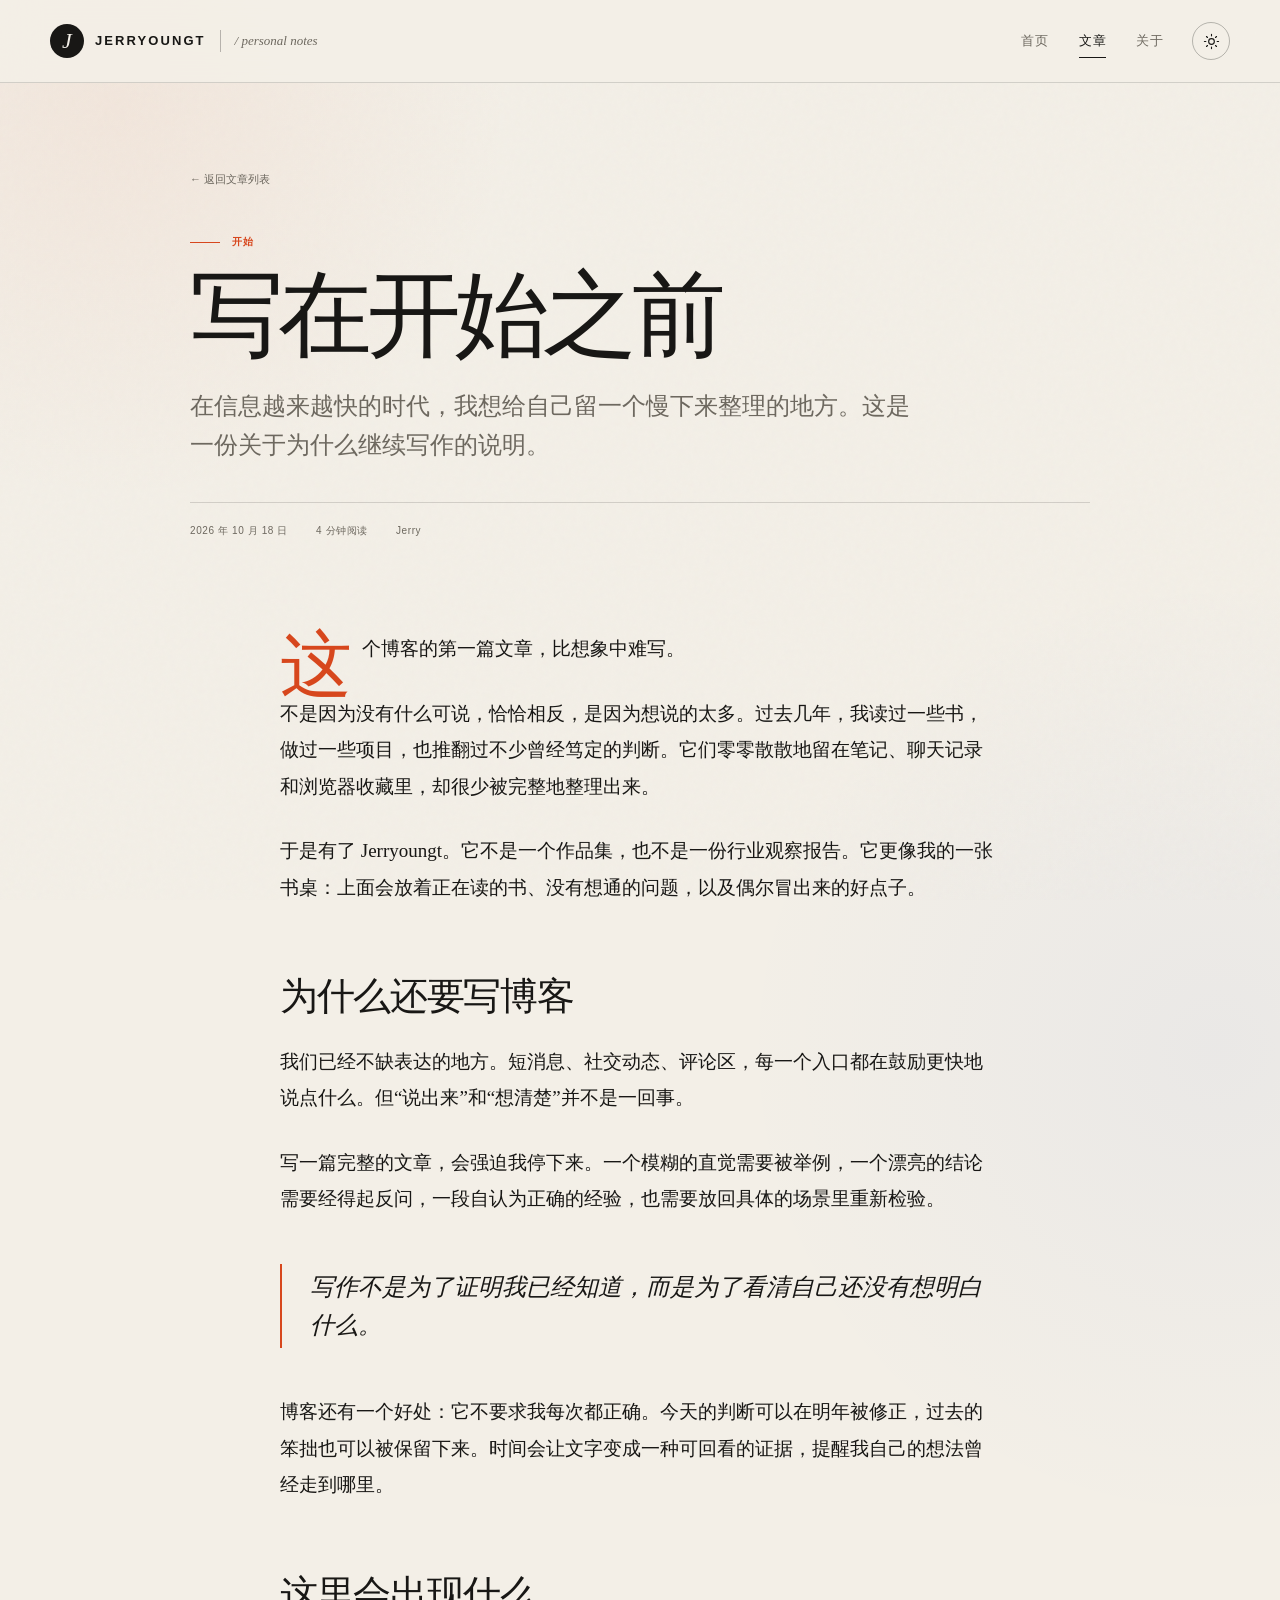
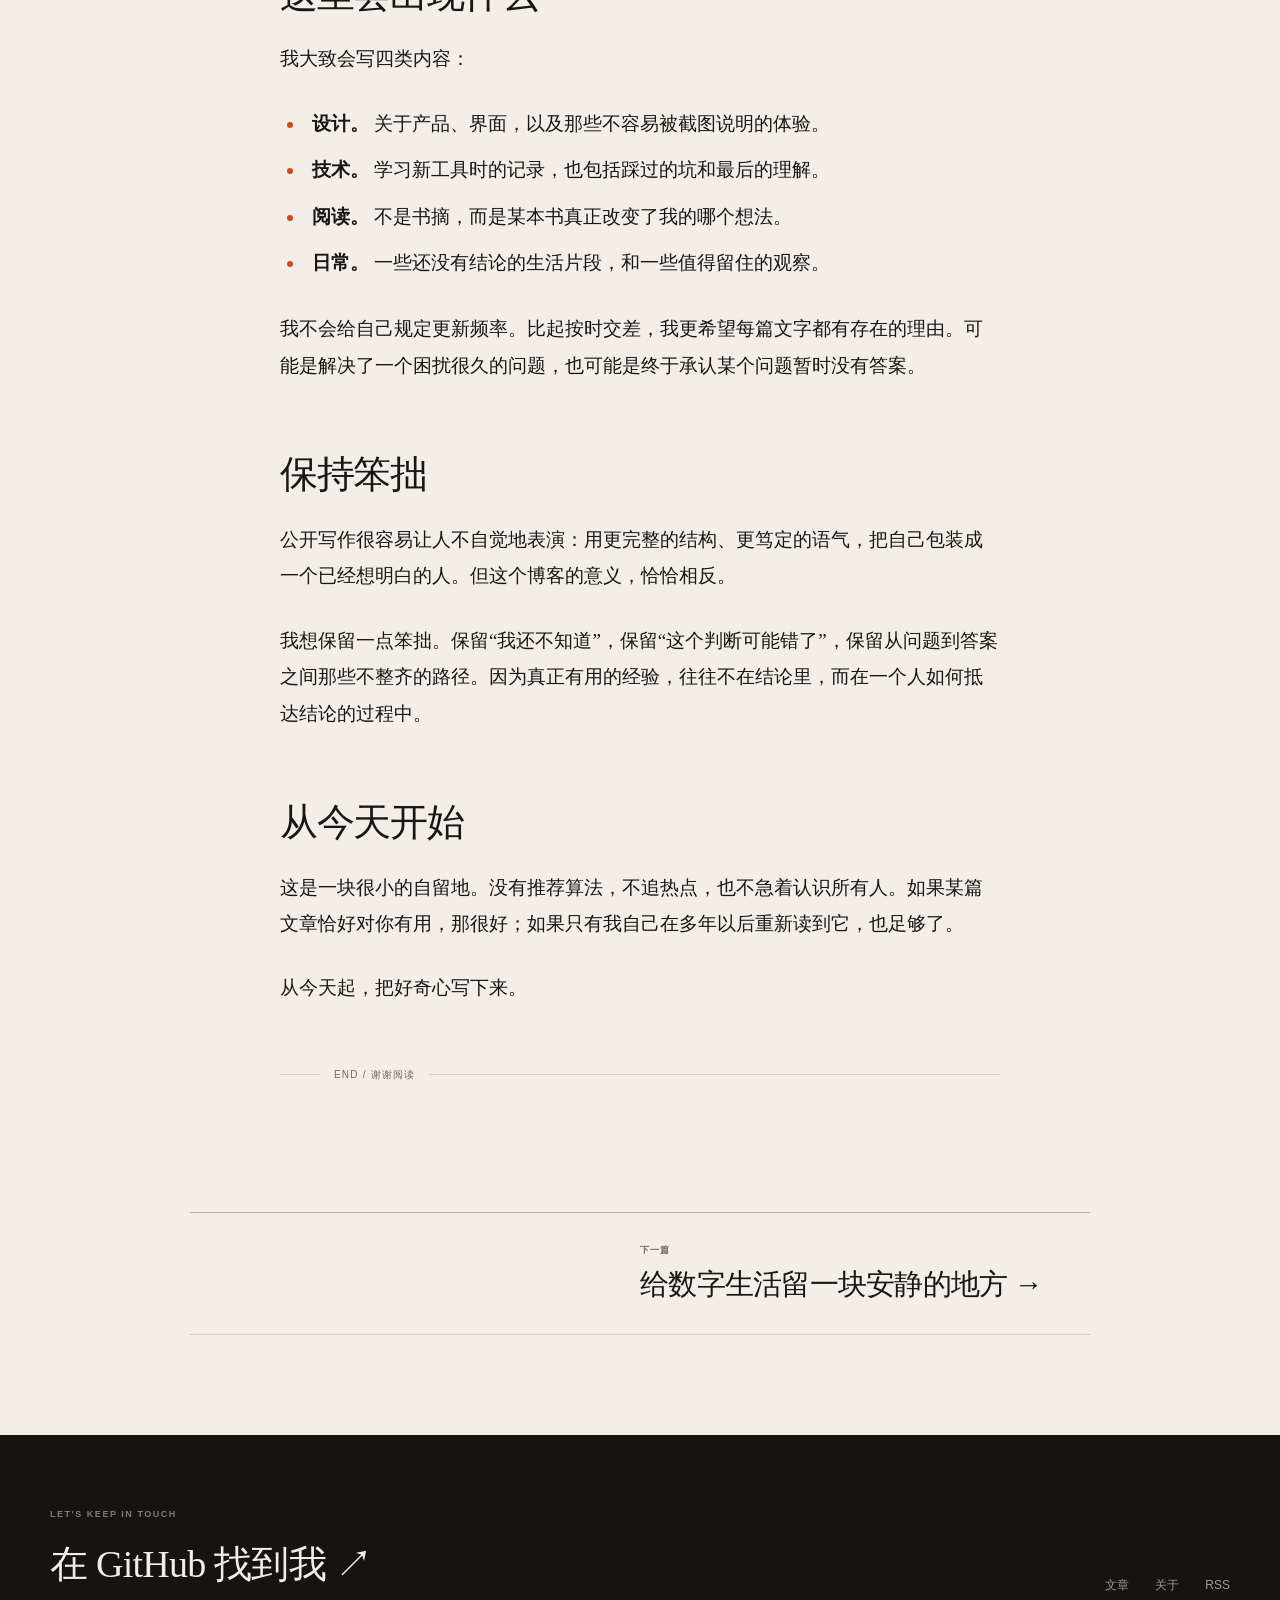
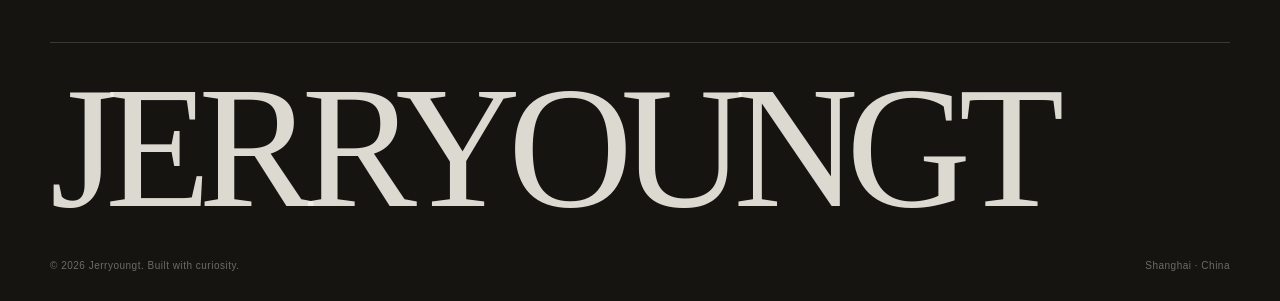
<file: blog/2026/hello-world.html>
<!doctype html>
<html lang="zh-CN">
<head>
  <meta charset="utf-8">
  <meta name="viewport" content="width=device-width, initial-scale=1">
  <title>写在开始之前 — Jerryoungt</title>
  <meta name="description" content="在信息越来越快的时代，我想给自己留一个慢下来整理的地方。这是 Jerryoungt 的第一篇文章。">
  <meta name="theme-color" content="#f3efe7">
  <meta property="og:title" content="写在开始之前 — Jerryoungt">
  <meta property="og:description" content="这是一份关于为什么继续写作的说明。">
  <meta property="og:type" content="article">
  <meta property="og:url" content="https://jerryoungt.github.io/blog/2026/hello-world.html">
  <meta property="article:published_time" content="2026-10-18">
  <link rel="canonical" href="https://jerryoungt.github.io/blog/2026/hello-world.html">
  <link rel="icon" href="/assets/favicon.svg" type="image/svg+xml">
  <link rel="stylesheet" href="/assets/styles.css">
  <script>
    try {
      const saved = localStorage.getItem('jerryoungt-theme');
      const theme = saved || (matchMedia('(prefers-color-scheme: dark)').matches ? 'dark' : 'light');
      document.documentElement.dataset.theme = theme;
    } catch (_) {}
  </script>
</head>
<body>
  <a class="skip-link" href="#main">跳到主要内容</a>
  <div class="reading-progress" aria-hidden="true"></div>

  <header class="site-header">
    <div class="container header-inner">
      <a class="brand" href="/" aria-label="Jerryoungt 首页">
        <span class="brand-mark" aria-hidden="true">J</span>
        <span class="brand-name">JERRYOUNGT</span>
        <span class="brand-note">/ personal notes</span>
      </a>
      <div class="header-actions">
        <nav class="site-nav" aria-label="主导航">
          <a href="/">首页</a>
          <a class="is-active" href="/blog/">文章</a>
          <a href="/about.html">关于</a>
        </nav>
        <button class="theme-toggle" type="button" data-theme-toggle aria-label="切换深浅色主题">
          <svg class="icon-sun" viewBox="0 0 24 24" aria-hidden="true">
            <circle cx="12" cy="12" r="4"></circle>
            <path d="M12 2v2M12 20v2M4.93 4.93l1.42 1.42M17.66 17.66l1.42 1.42M2 12h2M20 12h2M4.93 19.07l1.42-1.42M17.66 6.34l1.42-1.42"></path>
          </svg>
          <svg class="icon-moon" viewBox="0 0 24 24" aria-hidden="true">
            <path d="M20.3 14.2A8.4 8.4 0 0 1 9.8 3.7 8.4 8.4 0 1 0 20.3 14.2Z"></path>
          </svg>
        </button>
      </div>
    </div>
  </header>

  <main id="main">
    <header class="post-hero">
      <div class="container post-header">
        <a class="back-link" href="/blog/">← 返回文章列表</a>
        <p class="post-category">开始</p>
        <h1 class="post-title">写在开始之前</h1>
        <p class="post-deck">在信息越来越快的时代，我想给自己留一个慢下来整理的地方。这是一份关于为什么继续写作的说明。</p>
        <div class="post-meta">
          <time datetime="2026-10-18">2026 年 10 月 18 日</time>
          <span>4 分钟阅读</span>
          <span>Jerry</span>
        </div>
      </div>
    </header>

    <article class="post-body">
      <p>这个博客的第一篇文章，比想象中难写。</p>
      <p>不是因为没有什么可说，恰恰相反，是因为想说的太多。过去几年，我读过一些书，做过一些项目，也推翻过不少曾经笃定的判断。它们零零散散地留在笔记、聊天记录和浏览器收藏里，却很少被完整地整理出来。</p>
      <p>于是有了 Jerryoungt。它不是一个作品集，也不是一份行业观察报告。它更像我的一张书桌：上面会放着正在读的书、没有想通的问题，以及偶尔冒出来的好点子。</p>

      <h2>为什么还要写博客</h2>
      <p>我们已经不缺表达的地方。短消息、社交动态、评论区，每一个入口都在鼓励更快地说点什么。但“说出来”和“想清楚”并不是一回事。</p>
      <p>写一篇完整的文章，会强迫我停下来。一个模糊的直觉需要被举例，一个漂亮的结论需要经得起反问，一段自认为正确的经验，也需要放回具体的场景里重新检验。</p>
      <blockquote>
        <p>写作不是为了证明我已经知道，而是为了看清自己还没有想明白什么。</p>
      </blockquote>
      <p>博客还有一个好处：它不要求我每次都正确。今天的判断可以在明年被修正，过去的笨拙也可以被保留下来。时间会让文字变成一种可回看的证据，提醒我自己的想法曾经走到哪里。</p>

      <h2>这里会出现什么</h2>
      <p>我大致会写四类内容：</p>
      <ul>
        <li><strong>设计。</strong> 关于产品、界面，以及那些不容易被截图说明的体验。</li>
        <li><strong>技术。</strong> 学习新工具时的记录，也包括踩过的坑和最后的理解。</li>
        <li><strong>阅读。</strong> 不是书摘，而是某本书真正改变了我的哪个想法。</li>
        <li><strong>日常。</strong> 一些还没有结论的生活片段，和一些值得留住的观察。</li>
      </ul>
      <p>我不会给自己规定更新频率。比起按时交差，我更希望每篇文字都有存在的理由。可能是解决了一个困扰很久的问题，也可能是终于承认某个问题暂时没有答案。</p>

      <h2>保持笨拙</h2>
      <p>公开写作很容易让人不自觉地表演：用更完整的结构、更笃定的语气，把自己包装成一个已经想明白的人。但这个博客的意义，恰恰相反。</p>
      <p>我想保留一点笨拙。保留“我还不知道”，保留“这个判断可能错了”，保留从问题到答案之间那些不整齐的路径。因为真正有用的经验，往往不在结论里，而在一个人如何抵达结论的过程中。</p>

      <h2>从今天开始</h2>
      <p>这是一块很小的自留地。没有推荐算法，不追热点，也不急着认识所有人。如果某篇文章恰好对你有用，那很好；如果只有我自己在多年以后重新读到它，也足够了。</p>
      <p>从今天起，把好奇心写下来。</p>

      <p class="post-end">END / 谢谢阅读</p>
    </article>

    <nav class="post-nav" aria-label="文章翻页">
      <a href="/blog/2026/a-quieter-digital-home.html">
        <span>下一篇</span>
        <strong>给数字生活留一块安静的地方 →</strong>
      </a>
    </nav>
  </main>

  <footer class="site-footer">
    <div class="container footer-top">
      <div>
        <p class="footer-kicker">LET'S KEEP IN TOUCH</p>
        <a class="footer-mail" href="https://github.com/Jerryoungt" rel="me">在 GitHub 找到我 <span aria-hidden="true">↗</span></a>
      </div>
      <nav class="footer-nav" aria-label="页脚导航">
        <a href="/blog/">文章</a>
        <a href="/about.html">关于</a>
        <a href="/feed.xml">RSS</a>
      </nav>
    </div>
    <div class="container footer-wordmark" aria-hidden="true">JERRYOUNGT</div>
    <div class="container footer-bottom">
      <span>© 2026 Jerryoungt. Built with curiosity.</span>
      <span class="footer-signoff">Shanghai · China</span>
    </div>
  </footer>

  <script src="/assets/main.js" defer></script>
</body>
</html>
</file>
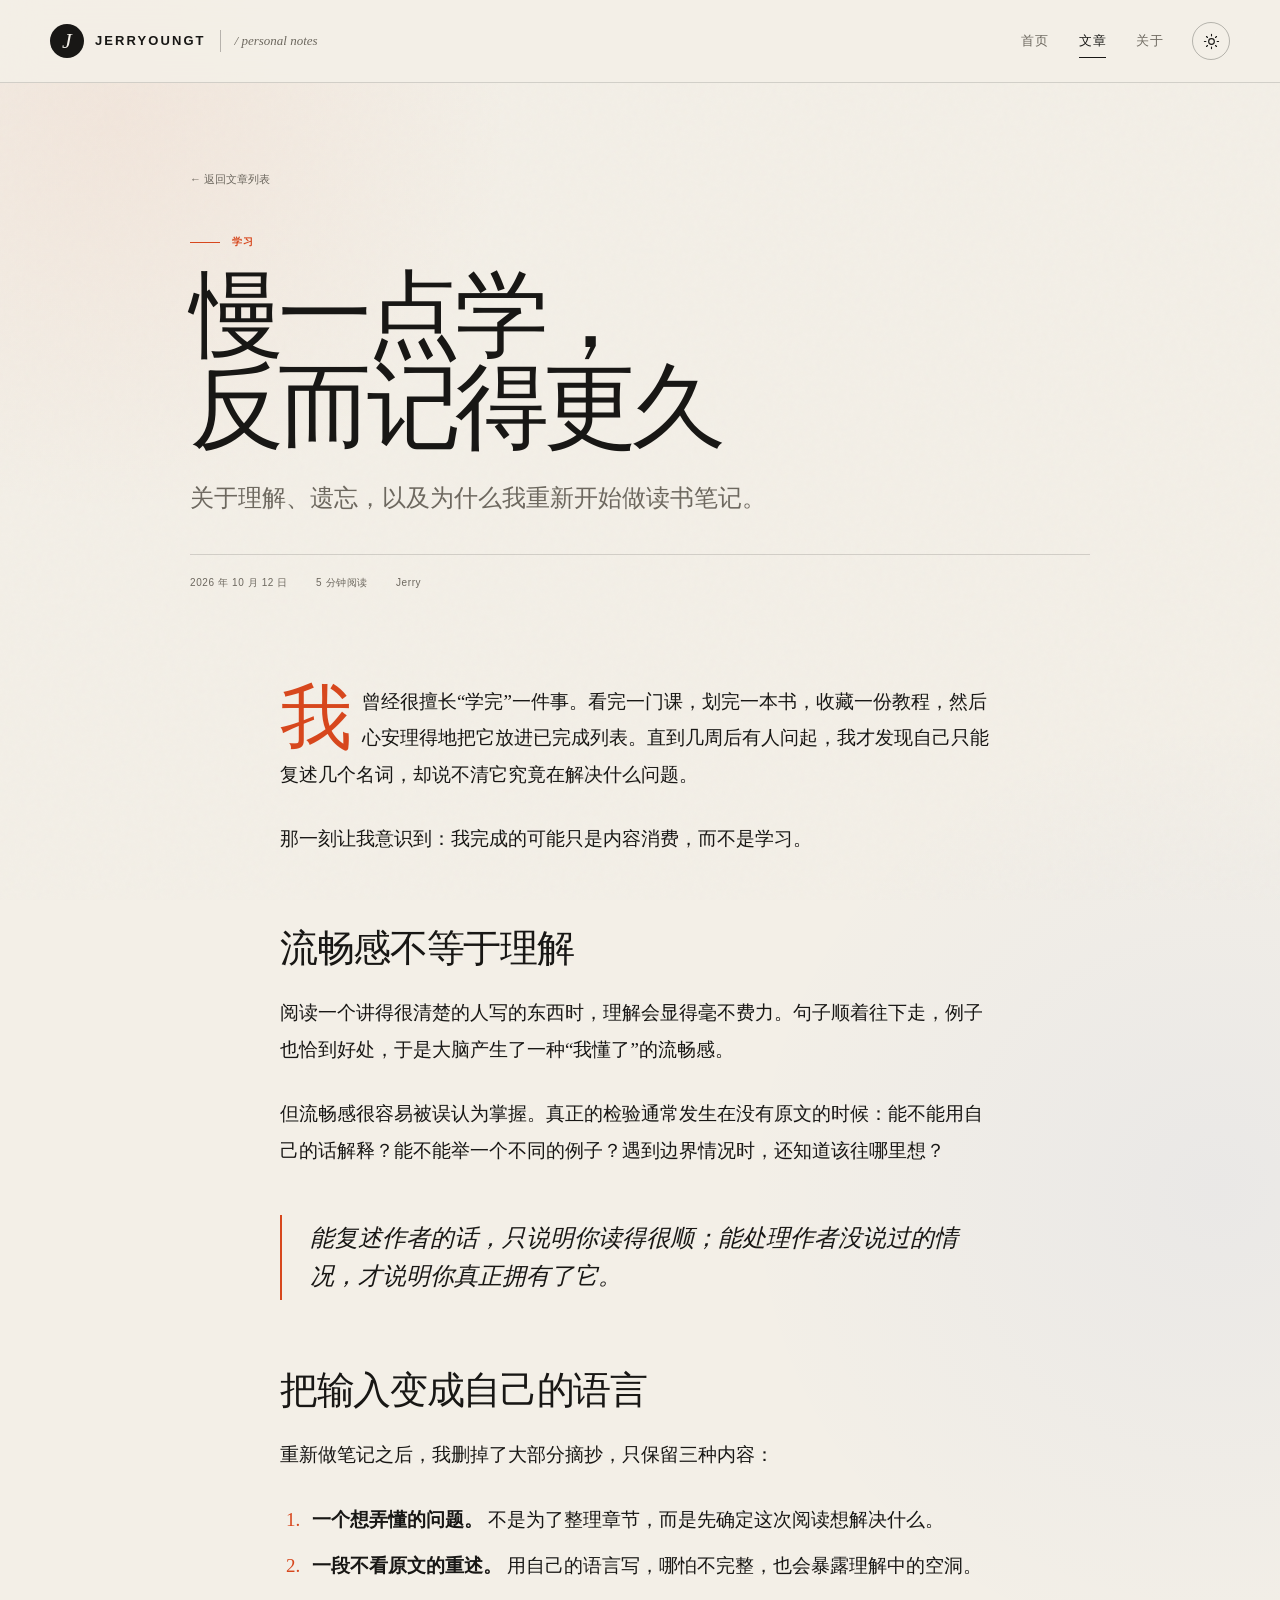
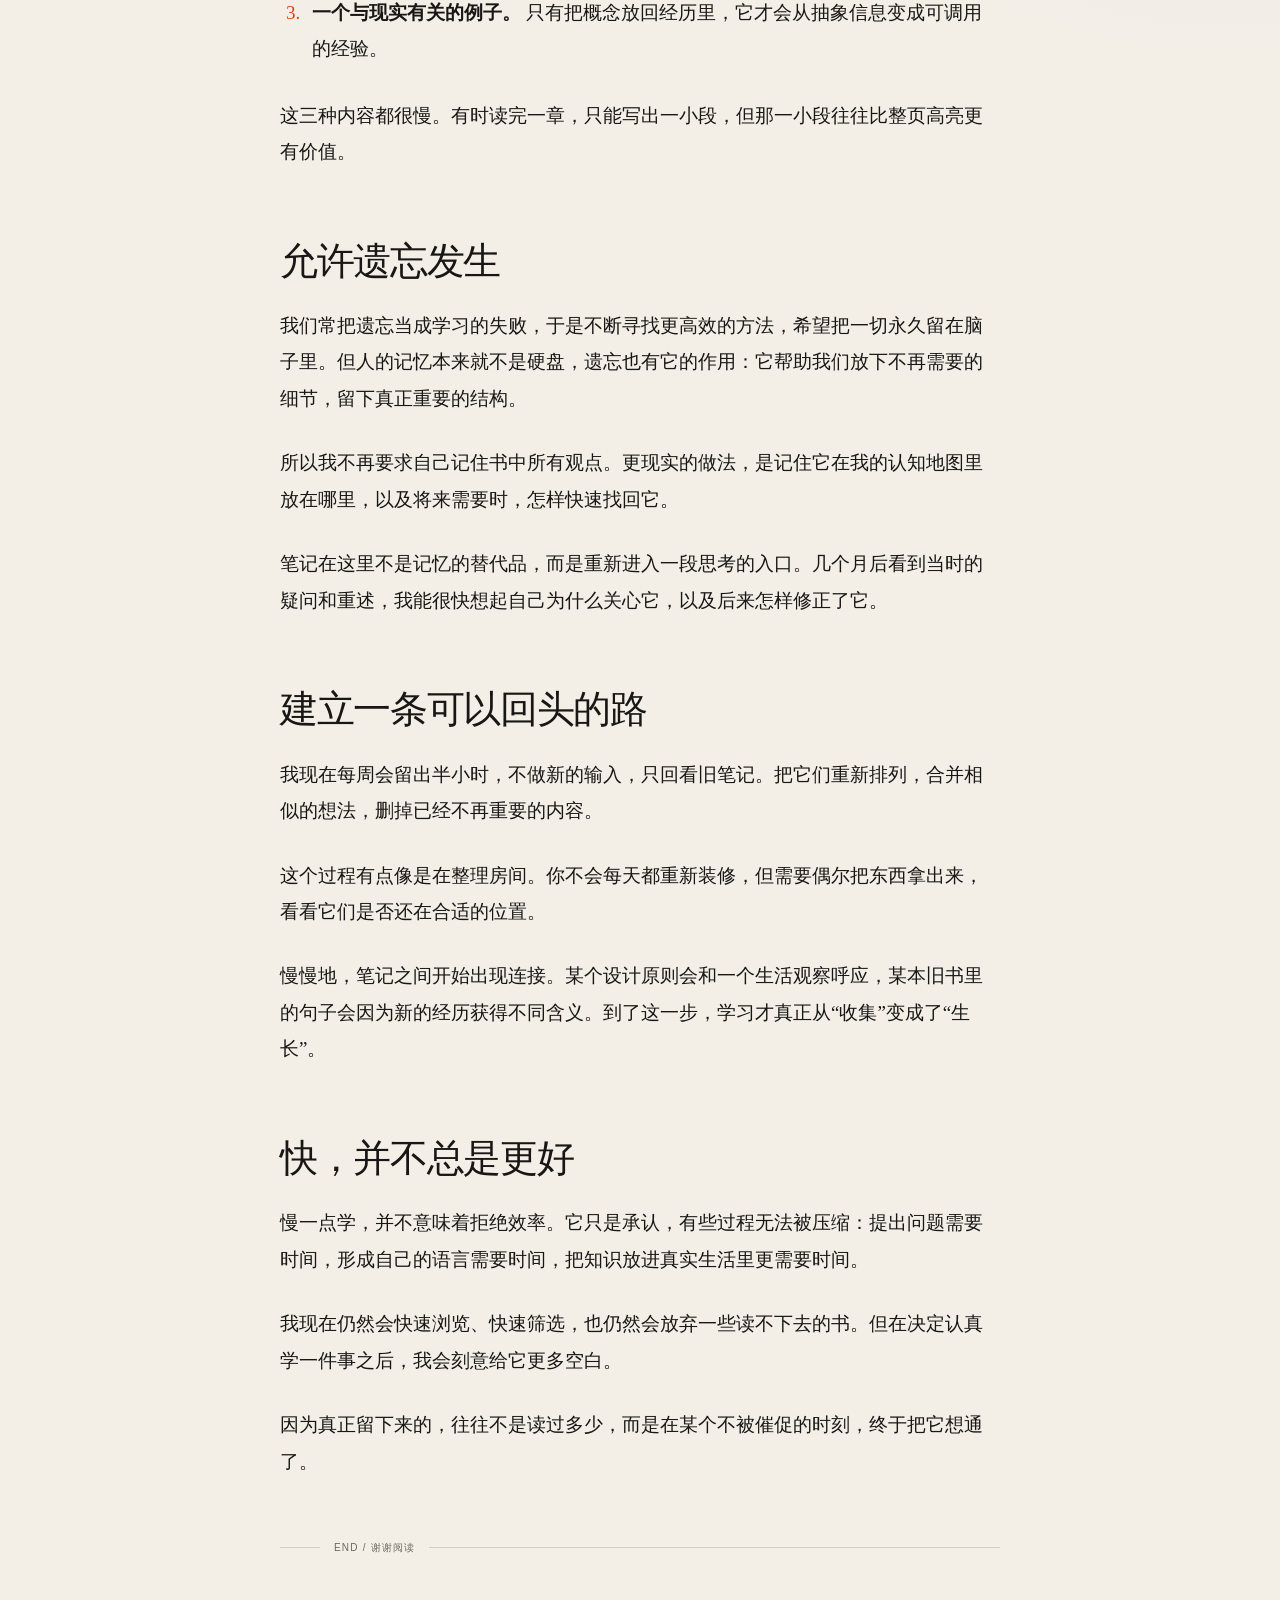
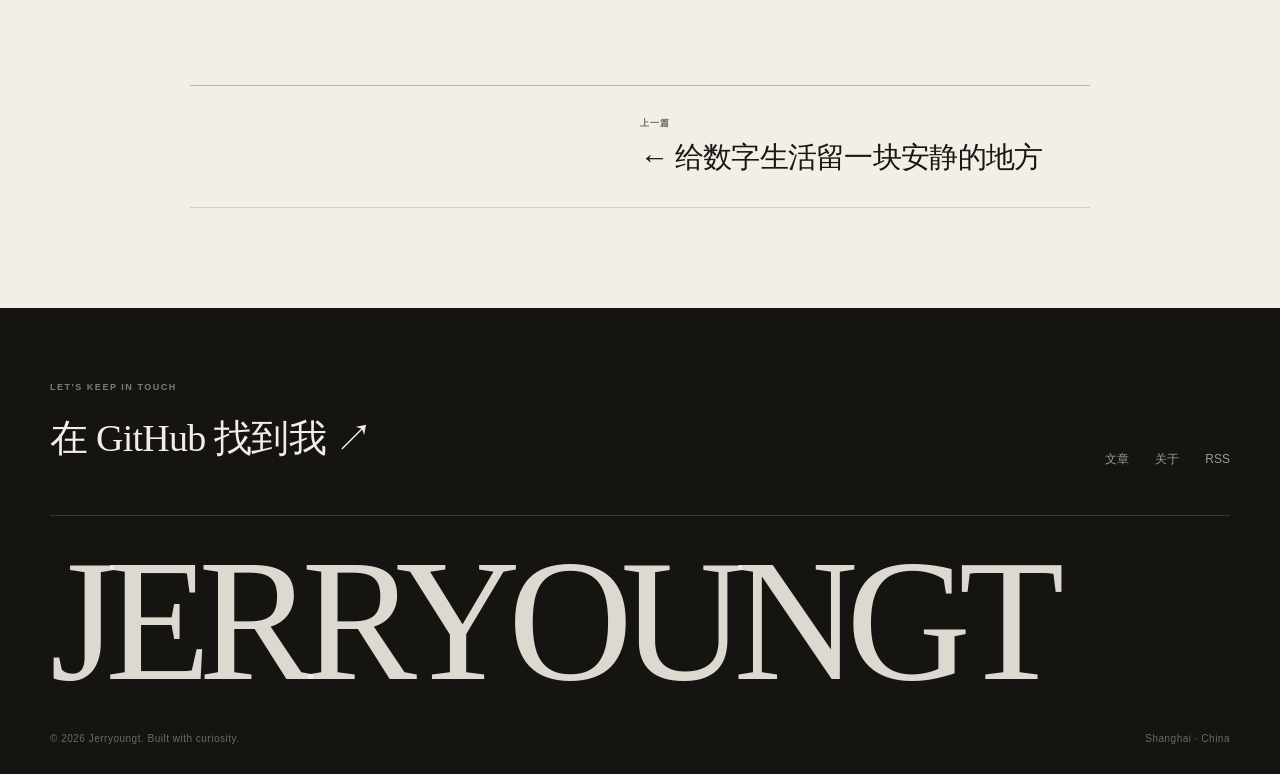
<file: blog/2026/learning-slowly.html>
<!doctype html>
<html lang="zh-CN">
<head>
  <meta charset="utf-8">
  <meta name="viewport" content="width=device-width, initial-scale=1">
  <title>慢一点学，反而记得更久 — Jerryoungt</title>
  <meta name="description" content="关于理解、遗忘，以及为什么我重新开始做读书笔记。">
  <meta name="theme-color" content="#f3efe7">
  <meta property="og:title" content="慢一点学，反而记得更久 — Jerryoungt">
  <meta property="og:description" content="关于理解、遗忘，以及更诚实的学习方式。">
  <meta property="og:type" content="article">
  <meta property="og:url" content="https://jerryoungt.github.io/blog/2026/learning-slowly.html">
  <meta property="article:published_time" content="2026-10-12">
  <link rel="canonical" href="https://jerryoungt.github.io/blog/2026/learning-slowly.html">
  <link rel="icon" href="/assets/favicon.svg" type="image/svg+xml">
  <link rel="stylesheet" href="/assets/styles.css">
  <script>
    try {
      const saved = localStorage.getItem('jerryoungt-theme');
      const theme = saved || (matchMedia('(prefers-color-scheme: dark)').matches ? 'dark' : 'light');
      document.documentElement.dataset.theme = theme;
    } catch (_) {}
  </script>
</head>
<body>
  <a class="skip-link" href="#main">跳到主要内容</a>
  <div class="reading-progress" aria-hidden="true"></div>

  <header class="site-header">
    <div class="container header-inner">
      <a class="brand" href="/" aria-label="Jerryoungt 首页">
        <span class="brand-mark" aria-hidden="true">J</span>
        <span class="brand-name">JERRYOUNGT</span>
        <span class="brand-note">/ personal notes</span>
      </a>
      <div class="header-actions">
        <nav class="site-nav" aria-label="主导航">
          <a href="/">首页</a>
          <a class="is-active" href="/blog/">文章</a>
          <a href="/about.html">关于</a>
        </nav>
        <button class="theme-toggle" type="button" data-theme-toggle aria-label="切换深浅色主题">
          <svg class="icon-sun" viewBox="0 0 24 24" aria-hidden="true">
            <circle cx="12" cy="12" r="4"></circle>
            <path d="M12 2v2M12 20v2M4.93 4.93l1.42 1.42M17.66 17.66l1.42 1.42M2 12h2M20 12h2M4.93 19.07l1.42-1.42M17.66 6.34l1.42-1.42"></path>
          </svg>
          <svg class="icon-moon" viewBox="0 0 24 24" aria-hidden="true">
            <path d="M20.3 14.2A8.4 8.4 0 0 1 9.8 3.7 8.4 8.4 0 1 0 20.3 14.2Z"></path>
          </svg>
        </button>
      </div>
    </div>
  </header>

  <main id="main">
    <header class="post-hero">
      <div class="container post-header">
        <a class="back-link" href="/blog/">← 返回文章列表</a>
        <p class="post-category">学习</p>
        <h1 class="post-title">慢一点学，<br>反而记得更久</h1>
        <p class="post-deck">关于理解、遗忘，以及为什么我重新开始做读书笔记。</p>
        <div class="post-meta">
          <time datetime="2026-10-12">2026 年 10 月 12 日</time>
          <span>5 分钟阅读</span>
          <span>Jerry</span>
        </div>
      </div>
    </header>

    <article class="post-body">
      <p>我曾经很擅长“学完”一件事。看完一门课，划完一本书，收藏一份教程，然后心安理得地把它放进已完成列表。直到几周后有人问起，我才发现自己只能复述几个名词，却说不清它究竟在解决什么问题。</p>
      <p>那一刻让我意识到：我完成的可能只是内容消费，而不是学习。</p>

      <h2>流畅感不等于理解</h2>
      <p>阅读一个讲得很清楚的人写的东西时，理解会显得毫不费力。句子顺着往下走，例子也恰到好处，于是大脑产生了一种“我懂了”的流畅感。</p>
      <p>但流畅感很容易被误认为掌握。真正的检验通常发生在没有原文的时候：能不能用自己的话解释？能不能举一个不同的例子？遇到边界情况时，还知道该往哪里想？</p>
      <blockquote>
        <p>能复述作者的话，只说明你读得很顺；能处理作者没说过的情况，才说明你真正拥有了它。</p>
      </blockquote>

      <h2>把输入变成自己的语言</h2>
      <p>重新做笔记之后，我删掉了大部分摘抄，只保留三种内容：</p>
      <ol>
        <li><strong>一个想弄懂的问题。</strong> 不是为了整理章节，而是先确定这次阅读想解决什么。</li>
        <li><strong>一段不看原文的重述。</strong> 用自己的语言写，哪怕不完整，也会暴露理解中的空洞。</li>
        <li><strong>一个与现实有关的例子。</strong> 只有把概念放回经历里，它才会从抽象信息变成可调用的经验。</li>
      </ol>
      <p>这三种内容都很慢。有时读完一章，只能写出一小段，但那一小段往往比整页高亮更有价值。</p>

      <h2>允许遗忘发生</h2>
      <p>我们常把遗忘当成学习的失败，于是不断寻找更高效的方法，希望把一切永久留在脑子里。但人的记忆本来就不是硬盘，遗忘也有它的作用：它帮助我们放下不再需要的细节，留下真正重要的结构。</p>
      <p>所以我不再要求自己记住书中所有观点。更现实的做法，是记住它在我的认知地图里放在哪里，以及将来需要时，怎样快速找回它。</p>
      <p>笔记在这里不是记忆的替代品，而是重新进入一段思考的入口。几个月后看到当时的疑问和重述，我能很快想起自己为什么关心它，以及后来怎样修正了它。</p>

      <h2>建立一条可以回头的路</h2>
      <p>我现在每周会留出半小时，不做新的输入，只回看旧笔记。把它们重新排列，合并相似的想法，删掉已经不再重要的内容。</p>
      <p>这个过程有点像是在整理房间。你不会每天都重新装修，但需要偶尔把东西拿出来，看看它们是否还在合适的位置。</p>
      <p>慢慢地，笔记之间开始出现连接。某个设计原则会和一个生活观察呼应，某本旧书里的句子会因为新的经历获得不同含义。到了这一步，学习才真正从“收集”变成了“生长”。</p>

      <h2>快，并不总是更好</h2>
      <p>慢一点学，并不意味着拒绝效率。它只是承认，有些过程无法被压缩：提出问题需要时间，形成自己的语言需要时间，把知识放进真实生活里更需要时间。</p>
      <p>我现在仍然会快速浏览、快速筛选，也仍然会放弃一些读不下去的书。但在决定认真学一件事之后，我会刻意给它更多空白。</p>
      <p>因为真正留下来的，往往不是读过多少，而是在某个不被催促的时刻，终于把它想通了。</p>

      <p class="post-end">END / 谢谢阅读</p>
    </article>

    <nav class="post-nav" aria-label="文章翻页">
      <a href="/blog/2026/a-quieter-digital-home.html">
        <span>上一篇</span>
        <strong>← 给数字生活留一块安静的地方</strong>
      </a>
    </nav>
  </main>

  <footer class="site-footer">
    <div class="container footer-top">
      <div>
        <p class="footer-kicker">LET'S KEEP IN TOUCH</p>
        <a class="footer-mail" href="https://github.com/Jerryoungt" rel="me">在 GitHub 找到我 <span aria-hidden="true">↗</span></a>
      </div>
      <nav class="footer-nav" aria-label="页脚导航">
        <a href="/blog/">文章</a>
        <a href="/about.html">关于</a>
        <a href="/feed.xml">RSS</a>
      </nav>
    </div>
    <div class="container footer-wordmark" aria-hidden="true">JERRYOUNGT</div>
    <div class="container footer-bottom">
      <span>© 2026 Jerryoungt. Built with curiosity.</span>
      <span class="footer-signoff">Shanghai · China</span>
    </div>
  </footer>

  <script src="/assets/main.js" defer></script>
</body>
</html>
</file>
<file: assets/styles.css>
:root {
  color-scheme: light;
  --paper: #f3efe7;
  --paper-deep: #e9e2d6;
  --surface: #fbf8f2;
  --surface-2: #ece6db;
  --ink: #181715;
  --muted: #6d685f;
  --line: rgba(24, 23, 21, 0.15);
  --line-strong: rgba(24, 23, 21, 0.28);
  --accent: #d7471d;
  --blue: #1e4fd7;
  --inverse: #181715;
  --inverse-fg: #f4f0e8;
  --shadow: 0 32px 80px rgba(45, 37, 24, 0.18);
  --font-sans: "Avenir Next", "Segoe UI", "PingFang SC", "Hiragino Sans GB", "Microsoft YaHei", sans-serif;
  --font-serif: "Iowan Old Style", "Baskerville", "Times New Roman", "Songti SC", "STSong", "SimSun", serif;
  --ease: cubic-bezier(0.22, 1, 0.36, 1);
}

[data-theme="dark"] {
  color-scheme: dark;
  --paper: #121210;
  --paper-deep: #181816;
  --surface: #1b1b18;
  --surface-2: #252520;
  --ink: #f1ece2;
  --muted: #aaa397;
  --line: rgba(241, 236, 226, 0.14);
  --line-strong: rgba(241, 236, 226, 0.28);
  --accent: #ff7048;
  --blue: #7898ff;
  --inverse: #f1ece2;
  --inverse-fg: #171614;
  --shadow: 0 32px 80px rgba(0, 0, 0, 0.36);
}

*,
*::before,
*::after {
  box-sizing: border-box;
}

html {
  scroll-behavior: smooth;
  -webkit-text-size-adjust: 100%;
}

body {
  margin: 0;
  min-width: 320px;
  background:
    radial-gradient(circle at 9% 3%, rgba(215, 71, 29, 0.055), transparent 25rem),
    radial-gradient(circle at 95% 30%, rgba(30, 79, 215, 0.045), transparent 30rem),
    var(--paper);
  color: var(--ink);
  font-family: var(--font-sans);
  font-size: 16px;
  line-height: 1.65;
  text-rendering: optimizeLegibility;
  -webkit-font-smoothing: antialiased;
}

body::before {
  position: fixed;
  inset: 0;
  z-index: -1;
  background-image: url("data:image/svg+xml,%3Csvg viewBox='0 0 180 180' xmlns='http://www.w3.org/2000/svg'%3E%3Cfilter id='n'%3E%3CfeTurbulence type='fractalNoise' baseFrequency='.9' numOctaves='3' stitchTiles='stitch'/%3E%3C/filter%3E%3Crect width='100%25' height='100%25' filter='url(%23n)' opacity='.18'/%3E%3C/svg%3E");
  content: "";
  opacity: 0.13;
  pointer-events: none;
}

::selection {
  background: var(--ink);
  color: var(--paper);
}

a {
  color: inherit;
  text-decoration: none;
}

button,
input {
  font: inherit;
}

button {
  color: inherit;
}

img,
svg {
  display: block;
  max-width: 100%;
}

p,
h1,
h2,
h3,
blockquote,
dl,
dd {
  margin-top: 0;
}

.container {
  width: min(1180px, calc(100% - 56px));
  margin-inline: auto;
}

.skip-link {
  position: fixed;
  top: 12px;
  left: 12px;
  z-index: 100;
  padding: 10px 16px;
  background: var(--ink);
  color: var(--paper);
  transform: translateY(-150%);
  transition: transform 180ms ease;
}

.skip-link:focus {
  transform: translateY(0);
}

:focus-visible {
  outline: 2px solid var(--blue);
  outline-offset: 4px;
}

.site-header {
  position: sticky;
  top: 0;
  z-index: 50;
  border-bottom: 1px solid var(--line);
  background: color-mix(in srgb, var(--paper) 88%, transparent);
  backdrop-filter: blur(18px);
}

.header-inner {
  display: flex;
  align-items: center;
  justify-content: space-between;
  min-height: 82px;
  gap: 28px;
}

.brand {
  display: inline-flex;
  align-items: center;
  gap: 11px;
  min-width: max-content;
}

.brand-mark {
  display: grid;
  width: 34px;
  height: 34px;
  place-items: center;
  border-radius: 50%;
  background: var(--ink);
  color: var(--paper);
  font-family: var(--font-serif);
  font-size: 22px;
  font-style: italic;
  line-height: 1;
}

.brand-name {
  font-size: 13px;
  font-weight: 750;
  letter-spacing: 0.16em;
}

.brand-note {
  margin-left: 3px;
  padding-left: 14px;
  border-left: 1px solid var(--line-strong);
  color: var(--muted);
  font-family: var(--font-serif);
  font-size: 13px;
  font-style: italic;
}

.header-actions,
.site-nav {
  display: flex;
  align-items: center;
}

.header-actions {
  gap: 28px;
}

.site-nav {
  gap: 30px;
}

.site-nav a {
  position: relative;
  padding: 6px 0;
  color: var(--muted);
  font-size: 13px;
  letter-spacing: 0.06em;
  transition: color 180ms ease;
}

.site-nav a::after {
  position: absolute;
  right: 0;
  bottom: 0;
  left: 0;
  height: 1px;
  background: currentColor;
  content: "";
  transform: scaleX(0);
  transform-origin: right;
  transition: transform 260ms var(--ease);
}

.site-nav a:hover,
.site-nav a.is-active {
  color: var(--ink);
}

.site-nav a:hover::after,
.site-nav a.is-active::after {
  transform: scaleX(1);
  transform-origin: left;
}

.theme-toggle {
  display: grid;
  width: 38px;
  height: 38px;
  padding: 0;
  place-items: center;
  border: 1px solid var(--line-strong);
  border-radius: 50%;
  background: transparent;
  cursor: pointer;
  transition: background 180ms ease, transform 180ms ease;
}

.theme-toggle:hover {
  background: var(--surface-2);
  transform: rotate(8deg);
}

.theme-toggle svg {
  width: 17px;
  height: 17px;
  fill: none;
  stroke: currentColor;
  stroke-linecap: round;
  stroke-linejoin: round;
  stroke-width: 1.6;
}

.icon-moon {
  display: none;
}

[data-theme="dark"] .icon-sun {
  display: none;
}

[data-theme="dark"] .icon-moon {
  display: block;
}

.hero {
  padding: 84px 0 76px;
}

.hero-grid {
  display: grid;
  grid-template-columns: minmax(0, 1.08fr) minmax(360px, 0.92fr);
  align-items: center;
  gap: clamp(48px, 7vw, 100px);
}

.eyebrow,
.kicker {
  display: flex;
  align-items: center;
  gap: 12px;
  margin-bottom: 24px;
  color: var(--muted);
  font-size: 10px;
  font-weight: 700;
  letter-spacing: 0.18em;
  line-height: 1.4;
}

.eyebrow-line {
  display: inline-block;
  width: 36px;
  height: 1px;
  background: var(--accent);
}

.hero h1,
.page-hero h1 {
  margin-bottom: 32px;
  font-family: var(--font-serif);
  font-size: clamp(66px, 8.4vw, 118px);
  font-weight: 500;
  letter-spacing: -0.065em;
  line-height: 0.88;
}

.hero h1 em,
.page-hero h1 em {
  color: var(--accent);
  font-weight: 400;
}

.hero-intro {
  max-width: 580px;
  margin-bottom: 32px;
  color: var(--muted);
  font-size: 17px;
  line-height: 1.85;
}

.hero-intro strong {
  color: var(--ink);
  font-weight: 650;
}

.hero-actions {
  display: flex;
  align-items: center;
  flex-wrap: wrap;
  gap: 22px;
}

.button {
  display: inline-flex;
  min-height: 48px;
  padding: 0 21px;
  align-items: center;
  justify-content: center;
  gap: 18px;
  border: 1px solid transparent;
  border-radius: 999px;
  font-size: 13px;
  font-weight: 650;
  letter-spacing: 0.02em;
  transition: transform 220ms var(--ease), background 220ms ease, color 220ms ease;
}

.button svg {
  width: 17px;
  height: 17px;
  fill: none;
  stroke: currentColor;
  stroke-linecap: round;
  stroke-linejoin: round;
  stroke-width: 1.6;
  transition: transform 220ms var(--ease);
}

.button:hover {
  transform: translateY(-2px);
}

.button:hover svg {
  transform: translateX(3px);
}

.button-primary {
  background: var(--ink);
  color: var(--paper);
}

.button-primary:hover {
  background: var(--accent);
  color: #fff;
}

.button-quiet {
  padding-inline: 4px;
  color: var(--muted);
}

.button-quiet:hover {
  color: var(--ink);
}

.hero-visual {
  position: relative;
  padding: 12px 10px 18px 14px;
}

.hero-visual::before {
  position: absolute;
  top: 6%;
  right: -3%;
  bottom: 8%;
  left: 7%;
  border: 1px solid var(--line-strong);
  border-radius: 2px;
  content: "";
  transform: rotate(4deg);
}

.note-card {
  position: relative;
  min-height: 530px;
  padding: 24px 26px 25px;
  overflow: hidden;
  border-radius: 2px;
  background: var(--inverse);
  box-shadow: var(--shadow);
  color: var(--inverse-fg);
  transform: rotate(-2.2deg);
}

.note-meta {
  display: flex;
  justify-content: space-between;
  gap: 20px;
  padding-bottom: 16px;
  border-bottom: 1px solid color-mix(in srgb, var(--inverse-fg) 24%, transparent);
  font-size: 9px;
  font-weight: 700;
  letter-spacing: 0.16em;
}

.orbit-art {
  width: 100%;
  height: auto;
  margin: 6px 0 0;
  overflow: visible;
}

.orbit-letter {
  fill: var(--inverse-fg);
  font-family: var(--font-serif);
  font-size: 228px;
  font-style: italic;
  line-height: 1;
}

.orbit-label {
  fill: var(--inverse-fg);
  font-family: var(--font-sans);
  font-size: 9px;
  font-weight: 700;
  letter-spacing: 0.24em;
  opacity: 0.65;
}

.note-caption {
  display: flex;
  align-items: flex-end;
  justify-content: space-between;
  gap: 20px;
  padding-top: 13px;
  border-top: 1px solid color-mix(in srgb, var(--inverse-fg) 24%, transparent);
  font-family: var(--font-serif);
  font-size: 16px;
  font-style: italic;
  line-height: 1.25;
}

.note-arrow {
  color: var(--accent);
  font-family: var(--font-sans);
  font-size: 28px;
  font-style: normal;
}

.manifesto {
  border-top: 1px solid var(--line);
  border-bottom: 1px solid var(--line);
}

.manifesto-inner {
  display: flex;
  min-height: 68px;
  align-items: center;
  gap: clamp(14px, 3vw, 38px);
  color: var(--muted);
  font-size: 11px;
  font-weight: 650;
  letter-spacing: 0.13em;
}

.manifesto-inner > span:nth-child(even) {
  color: var(--accent);
  font-size: 10px;
}

.manifesto-aside {
  margin-left: auto;
  font-family: var(--font-serif);
  font-size: 13px;
  font-style: italic;
  font-weight: 400;
  letter-spacing: 0;
}

.section {
  padding: 112px 0;
}

.section-heading {
  display: flex;
  align-items: flex-end;
  justify-content: space-between;
  gap: 32px;
  margin-bottom: 54px;
}

.section-heading.compact {
  margin-bottom: 26px;
}

.section-heading .kicker {
  margin-bottom: 9px;
}

.section-heading h2,
.archive-subscribe h2 {
  margin-bottom: 0;
  font-family: var(--font-serif);
  font-size: clamp(35px, 4vw, 54px);
  font-weight: 500;
  letter-spacing: -0.035em;
  line-height: 1.08;
}

.text-link,
.subtle-link {
  padding-bottom: 4px;
  border-bottom: 1px solid var(--line-strong);
  color: var(--muted);
  font-size: 12px;
  transition: color 180ms ease, border-color 180ms ease;
}

.text-link:hover,
.subtle-link:hover {
  border-color: var(--ink);
  color: var(--ink);
}

.latest-grid {
  display: grid;
  grid-template-columns: minmax(0, 2.1fr) minmax(240px, 0.8fr);
  gap: clamp(38px, 7vw, 96px);
}

.featured-post {
  border-top: 1px solid var(--line-strong);
}

.featured-post > a {
  display: block;
  padding: 33px 0 30px;
}

.post-overline {
  display: flex;
  align-items: center;
  justify-content: space-between;
  gap: 20px;
  margin-bottom: 29px;
  color: var(--muted);
  font-size: 10px;
  font-weight: 700;
  letter-spacing: 0.14em;
}

.post-overline > span {
  color: var(--accent);
}

.featured-post h3 {
  max-width: 760px;
  margin-bottom: 22px;
  font-family: var(--font-serif);
  font-size: clamp(42px, 5.2vw, 70px);
  font-weight: 500;
  letter-spacing: -0.05em;
  line-height: 1.02;
  transition: color 220ms ease;
}

.featured-post a:hover h3 {
  color: var(--accent);
}

.featured-summary {
  max-width: 660px;
  margin-bottom: 32px;
  color: var(--muted);
  font-size: 15px;
  line-height: 1.85;
}

.read-row {
  display: flex;
  align-items: center;
  justify-content: space-between;
  gap: 20px;
  padding-top: 19px;
  border-top: 1px solid var(--line);
  color: var(--muted);
  font-size: 11px;
  letter-spacing: 0.04em;
}

.round-arrow {
  display: grid;
  width: 38px;
  height: 38px;
  place-items: center;
  border: 1px solid var(--line-strong);
  border-radius: 50%;
  color: var(--ink);
  font-size: 16px;
  transition: background 220ms ease, color 220ms ease, transform 220ms var(--ease);
}

.featured-post a:hover .round-arrow {
  background: var(--ink);
  color: var(--paper);
  transform: rotate(45deg);
}

.now-panel {
  align-self: start;
  margin-top: 17px;
  padding: 23px 0 0 30px;
  border-top: 1px solid var(--line-strong);
  border-left: 1px solid var(--line);
}

.now-heading {
  display: flex;
  align-items: center;
  justify-content: space-between;
  gap: 16px;
  margin-bottom: 30px;
}

.now-heading h2 {
  margin: 0;
  font-size: 12px;
  font-weight: 800;
  letter-spacing: 0.17em;
}

.now-heading span {
  color: var(--muted);
  font-size: 9px;
  letter-spacing: 0.12em;
}

.now-list {
  margin: 0 0 28px;
  padding: 0;
  list-style: none;
}

.now-list li {
  display: grid;
  grid-template-columns: 44px 1fr;
  gap: 13px;
  padding: 16px 0;
  border-top: 1px solid var(--line);
}

.now-label {
  color: var(--accent);
  font-size: 10px;
  font-weight: 700;
  letter-spacing: 0.08em;
}

.now-list p {
  margin: 0;
  color: var(--muted);
  font-size: 13px;
  line-height: 1.7;
}

.recent-section {
  padding-top: 0;
}

.post-list {
  border-bottom: 1px solid var(--line);
}

.post-row {
  display: grid;
  grid-template-columns: 60px minmax(0, 1fr) 120px 38px;
  align-items: center;
  gap: 26px;
  padding: 28px 4px;
  border-top: 1px solid var(--line);
  transition: background 220ms ease, padding 260ms var(--ease);
}

.post-row:hover {
  padding-inline: 16px;
  background: color-mix(in srgb, var(--surface) 76%, transparent);
}

.post-number {
  color: var(--muted);
  font-family: var(--font-serif);
  font-size: 16px;
  font-style: italic;
}

.post-row h3 {
  margin-bottom: 6px;
  font-family: var(--font-serif);
  font-size: clamp(24px, 3vw, 34px);
  font-weight: 500;
  letter-spacing: -0.035em;
  line-height: 1.18;
  transition: color 220ms ease;
}

.post-row:hover h3 {
  color: var(--accent);
}

.post-row-main p {
  margin: 0;
  color: var(--muted);
  font-size: 13px;
}

.post-row-meta {
  display: flex;
  flex-direction: column;
  align-items: flex-end;
  gap: 6px;
  color: var(--muted);
  font-size: 10px;
  letter-spacing: 0.08em;
}

.post-row-meta > span {
  color: var(--accent);
}

.row-arrow {
  justify-self: end;
  font-size: 20px;
  transition: transform 220ms var(--ease);
}

.post-row:hover .row-arrow {
  transform: translateX(5px);
}

.quote-band {
  margin: 16px 0 0;
  padding: 112px 0 120px;
  background: var(--inverse);
  color: var(--inverse-fg);
}

.quote-inner {
  display: grid;
  grid-template-columns: 66px minmax(0, 800px) 1fr;
  align-items: start;
  gap: 16px;
}

.quote-mark {
  color: var(--accent);
  font-family: var(--font-serif);
  font-size: 88px;
  line-height: 0.8;
}

.quote-inner blockquote {
  margin: 0;
  font-family: var(--font-serif);
  font-size: clamp(32px, 4.5vw, 58px);
  font-weight: 400;
  letter-spacing: -0.045em;
  line-height: 1.23;
}

.quote-inner > p {
  align-self: end;
  margin: 0;
  color: color-mix(in srgb, var(--inverse-fg) 58%, transparent);
  font-family: var(--font-serif);
  font-size: 14px;
  font-style: italic;
  text-align: right;
}

.site-footer {
  overflow: hidden;
  padding-top: 72px;
  background: #151411;
  color: #f2eee6;
}

.footer-top {
  display: flex;
  align-items: flex-end;
  justify-content: space-between;
  gap: 40px;
  padding-bottom: 46px;
  border-bottom: 1px solid rgba(242, 238, 230, 0.16);
}

.footer-kicker {
  margin-bottom: 12px;
  color: rgba(242, 238, 230, 0.48);
  font-size: 9px;
  font-weight: 700;
  letter-spacing: 0.17em;
}

.footer-mail {
  font-family: var(--font-serif);
  font-size: clamp(25px, 3vw, 38px);
  letter-spacing: -0.02em;
  transition: color 180ms ease;
}

.footer-mail:hover {
  color: #ff7048;
}

.footer-nav {
  display: flex;
  gap: 26px;
  color: rgba(242, 238, 230, 0.62);
  font-size: 12px;
}

.footer-nav a {
  transition: color 180ms ease;
}

.footer-nav a:hover {
  color: #f2eee6;
}

.footer-wordmark {
  padding-top: 40px;
  color: rgba(242, 238, 230, 0.9);
  font-family: var(--font-serif);
  font-size: clamp(56px, 13.5vw, 178px);
  letter-spacing: -0.07em;
  line-height: 0.75;
  white-space: nowrap;
}

.footer-bottom {
  display: flex;
  justify-content: space-between;
  gap: 24px;
  padding: 45px 0 27px;
  color: rgba(242, 238, 230, 0.4);
  font-size: 10px;
  letter-spacing: 0.05em;
}

/* Shared inner pages */
.page-hero {
  padding: 100px 0 82px;
  border-bottom: 1px solid var(--line);
}

.page-hero h1 {
  max-width: 900px;
  margin-bottom: 28px;
}

.page-intro {
  max-width: 640px;
  margin-bottom: 0;
  color: var(--muted);
  font-size: 16px;
  line-height: 1.85;
}

/* About */
.about-layout {
  padding: 88px 0 110px;
}

.about-grid {
  display: grid;
  grid-template-columns: 270px minmax(0, 720px);
  justify-content: center;
  gap: clamp(60px, 10vw, 140px);
}

.about-sidebar {
  align-self: start;
}

.profile-mark {
  display: flex;
  aspect-ratio: 1;
  padding: 22px;
  flex-direction: column;
  align-items: center;
  justify-content: center;
  border: 1px solid var(--line-strong);
  background:
    linear-gradient(var(--line) 1px, transparent 1px),
    linear-gradient(90deg, var(--line) 1px, transparent 1px);
  background-size: 27px 27px;
}

.profile-mark span {
  color: var(--accent);
  font-family: var(--font-serif);
  font-size: 144px;
  font-style: italic;
  line-height: 0.8;
}

.profile-mark small {
  margin-top: 26px;
  color: var(--muted);
  font-size: 8px;
  font-weight: 700;
  letter-spacing: 0.22em;
}

.profile-facts {
  margin: 26px 0 0;
}

.profile-facts > div {
  display: grid;
  grid-template-columns: 62px 1fr;
  gap: 18px;
  padding: 12px 0;
  border-top: 1px solid var(--line);
  font-size: 11px;
}

.profile-facts dt {
  color: var(--muted);
}

.profile-facts dd {
  margin: 0;
}

.status-dot {
  display: inline-block;
  width: 6px;
  height: 6px;
  margin-right: 5px;
  border-radius: 50%;
  background: #47a76a;
  box-shadow: 0 0 0 3px rgba(71, 167, 106, 0.12);
}

.prose {
  color: var(--muted);
  font-family: var(--font-serif);
  font-size: 18px;
  line-height: 1.9;
}

.prose p {
  margin-bottom: 28px;
}

.prose .lead {
  color: var(--ink);
  font-size: 29px;
  letter-spacing: -0.025em;
  line-height: 1.45;
}

.prose h2 {
  margin: 64px 0 22px;
  color: var(--ink);
  font-family: var(--font-sans);
  font-size: 13px;
  font-weight: 750;
  letter-spacing: 0.08em;
}

.prose blockquote {
  margin: 48px 0;
  padding: 6px 0 6px 28px;
  border-left: 2px solid var(--accent);
  color: var(--ink);
  font-size: 24px;
  font-style: italic;
  line-height: 1.65;
}

.prose blockquote p {
  margin: 0;
}

.about-links {
  display: flex;
  flex-wrap: wrap;
  gap: 18px 28px;
  margin-top: 54px;
  padding-top: 26px;
  border-top: 1px solid var(--line);
  font-family: var(--font-sans);
  font-size: 12px;
}

.about-links a {
  padding-bottom: 3px;
  border-bottom: 1px solid var(--line-strong);
  color: var(--ink);
}

.principles-section {
  padding: 102px 0 120px;
  background: var(--surface);
  border-top: 1px solid var(--line);
}

.principle-grid {
  display: grid;
  grid-template-columns: repeat(3, 1fr);
  border-top: 1px solid var(--line-strong);
  border-bottom: 1px solid var(--line);
}

.principle-grid article {
  min-height: 250px;
  padding: 30px 30px 34px 0;
}

.principle-grid article + article {
  padding-left: 30px;
  border-left: 1px solid var(--line);
}

.principle-grid article > span {
  display: block;
  margin-bottom: 45px;
  color: var(--accent);
  font-family: var(--font-serif);
  font-size: 15px;
  font-style: italic;
}

.principle-grid h3 {
  margin-bottom: 14px;
  font-family: var(--font-serif);
  font-size: 27px;
  font-weight: 500;
  letter-spacing: -0.025em;
}

.principle-grid p {
  margin: 0;
  color: var(--muted);
  font-size: 13px;
  line-height: 1.8;
}

/* Archive */
.archive-hero {
  padding-bottom: 88px;
}

.archive-heading {
  display: grid;
  grid-template-columns: 1.2fr 0.8fr;
  align-items: end;
  gap: 70px;
}

.archive-heading h1 {
  margin-bottom: 0;
}

.archive-heading .page-intro {
  padding-bottom: 11px;
}

.archive-section {
  padding: 62px 0 115px;
}

.filter-bar {
  display: flex;
  align-items: center;
  justify-content: space-between;
  gap: 28px;
  margin-bottom: 38px;
}

.filters {
  display: flex;
  flex-wrap: wrap;
  gap: 8px;
}

.filter {
  padding: 8px 17px;
  border: 1px solid var(--line);
  border-radius: 999px;
  background: transparent;
  color: var(--muted);
  cursor: pointer;
  font-size: 11px;
  transition: background 180ms ease, border-color 180ms ease, color 180ms ease;
}

.filter:hover,
.filter.is-active {
  border-color: var(--ink);
  background: var(--ink);
  color: var(--paper);
}

.post-count {
  color: var(--muted);
  font-family: var(--font-serif);
  font-size: 13px;
  font-style: italic;
}

.archive-list {
  border-bottom: 1px solid var(--line);
}

.archive-item {
  border-top: 1px solid var(--line);
}

.archive-item[hidden] {
  display: none;
}

.archive-item > a {
  display: grid;
  grid-template-columns: 105px minmax(0, 1fr) 50px;
  align-items: center;
  gap: 36px;
  padding: 34px 4px;
  transition: background 220ms ease, padding 260ms var(--ease);
}

.archive-item > a:hover {
  padding-inline: 16px;
  background: var(--surface);
}

.archive-date {
  display: grid;
  grid-template-columns: 1fr 1.7fr 1fr;
  align-items: baseline;
  gap: 4px;
  color: var(--muted);
  font-size: 8px;
  letter-spacing: 0.08em;
}

.archive-date strong {
  color: var(--ink);
  font-family: var(--font-serif);
  font-size: 42px;
  font-weight: 400;
  letter-spacing: -0.06em;
  line-height: 1;
  text-align: center;
}

.archive-meta {
  display: flex;
  gap: 18px;
  margin-bottom: 9px;
  color: var(--muted);
  font-size: 9px;
  font-weight: 650;
  letter-spacing: 0.08em;
}

.archive-meta span:first-child {
  color: var(--accent);
}

.archive-copy h2 {
  margin-bottom: 8px;
  font-family: var(--font-serif);
  font-size: clamp(29px, 3.5vw, 43px);
  font-weight: 500;
  letter-spacing: -0.04em;
  line-height: 1.15;
  transition: color 180ms ease;
}

.archive-item a:hover h2 {
  color: var(--accent);
}

.archive-copy p {
  margin: 0;
  color: var(--muted);
  font-size: 13px;
}

.archive-arrow {
  justify-self: end;
  font-size: 22px;
  transition: transform 220ms var(--ease);
}

.archive-item a:hover .archive-arrow {
  transform: translate(4px, -4px);
}

.empty-state {
  padding: 44px 0;
  color: var(--muted);
  font-family: var(--font-serif);
  font-style: italic;
}

.archive-subscribe {
  padding: 80px 0;
  background: var(--surface);
  border-top: 1px solid var(--line);
}

.subscribe-inner {
  display: flex;
  align-items: center;
  justify-content: space-between;
  gap: 40px;
}

.subscribe-inner .kicker {
  margin-bottom: 12px;
}

.subscribe-inner h2 {
  margin-bottom: 12px;
}

.subscribe-inner p:last-child {
  margin: 0;
  color: var(--muted);
  font-size: 13px;
}

/* Articles */
.reading-progress {
  position: fixed;
  top: 0;
  right: 0;
  left: 0;
  z-index: 80;
  height: 2px;
  background: var(--accent);
  transform: scaleX(0);
  transform-origin: left;
}

.post-hero {
  padding: 82px 0 72px;
}

.post-header {
  width: min(900px, 100%);
  margin-inline: auto;
}

.back-link {
  display: inline-flex;
  align-items: center;
  gap: 8px;
  margin-bottom: 46px;
  color: var(--muted);
  font-size: 11px;
  transition: color 180ms ease;
}

.back-link:hover {
  color: var(--ink);
}

.post-category {
  display: flex;
  align-items: center;
  gap: 12px;
  margin-bottom: 18px;
  color: var(--accent);
  font-size: 10px;
  font-weight: 700;
  letter-spacing: 0.12em;
}

.post-category::before {
  width: 30px;
  height: 1px;
  background: currentColor;
  content: "";
}

.post-title {
  margin-bottom: 26px;
  font-family: var(--font-serif);
  font-size: clamp(52px, 8vw, 94px);
  font-weight: 500;
  letter-spacing: -0.06em;
  line-height: 0.98;
}

.post-deck {
  max-width: 730px;
  margin-bottom: 36px;
  color: var(--muted);
  font-family: var(--font-serif);
  font-size: clamp(19px, 2.1vw, 24px);
  line-height: 1.65;
}

.post-meta {
  display: flex;
  flex-wrap: wrap;
  gap: 10px 28px;
  padding-top: 20px;
  border-top: 1px solid var(--line);
  color: var(--muted);
  font-size: 10px;
  letter-spacing: 0.06em;
}

.post-body {
  width: min(720px, calc(100% - 56px));
  margin: 0 auto;
  padding: 20px 0 100px;
  font-family: var(--font-serif);
  font-size: 19px;
  line-height: 1.92;
}

.post-body > p:first-of-type::first-letter {
  float: left;
  margin: 9px 10px 0 0;
  color: var(--accent);
  font-family: var(--font-serif);
  font-size: 72px;
  line-height: 0.72;
}

.post-body p {
  margin-bottom: 28px;
}

.post-body h2 {
  margin: 66px 0 22px;
  font-size: clamp(28px, 3vw, 38px);
  font-weight: 500;
  letter-spacing: -0.035em;
  line-height: 1.3;
}

.post-body h3 {
  margin: 42px 0 16px;
  font-family: var(--font-sans);
  font-size: 16px;
  font-weight: 700;
  letter-spacing: 0.02em;
}

.post-body ul,
.post-body ol {
  margin: 0 0 30px;
  padding-left: 25px;
}

.post-body li {
  margin-bottom: 10px;
  padding-left: 7px;
}

.post-body li::marker {
  color: var(--accent);
}

.post-body blockquote {
  margin: 46px 0;
  padding: 4px 0 4px 28px;
  border-left: 2px solid var(--accent);
  color: var(--ink);
  font-size: 24px;
  font-style: italic;
  line-height: 1.6;
}

.post-body blockquote p {
  margin: 0;
}

.post-body a {
  padding-bottom: 1px;
  border-bottom: 1px solid var(--accent);
  color: var(--ink);
}

.post-body code {
  padding: 2px 6px;
  border-radius: 3px;
  background: var(--surface-2);
  font-family: "SFMono-Regular", Consolas, monospace;
  font-size: 0.84em;
}

.post-end {
  display: flex;
  align-items: center;
  gap: 14px;
  margin: 58px 0 0;
  color: var(--muted);
  font-family: var(--font-sans);
  font-size: 10px;
  letter-spacing: 0.12em;
}

.post-end::before,
.post-end::after {
  height: 1px;
  background: var(--line);
  content: "";
}

.post-end::before {
  width: 40px;
}

.post-end::after {
  flex: 1;
}

.post-nav {
  display: grid;
  grid-template-columns: 1fr 1fr;
  width: min(900px, calc(100% - 56px));
  margin: 0 auto 100px;
  border-top: 1px solid var(--line-strong);
  border-bottom: 1px solid var(--line);
}

.post-nav a {
  padding: 30px 0;
}

.post-nav a + a {
  padding-left: 34px;
  border-left: 1px solid var(--line);
  text-align: right;
}

.post-nav span {
  display: block;
  margin-bottom: 8px;
  color: var(--muted);
  font-size: 9px;
  font-weight: 700;
  letter-spacing: 0.12em;
}

.post-nav strong {
  font-family: var(--font-serif);
  font-size: clamp(20px, 2.6vw, 29px);
  font-weight: 500;
  letter-spacing: -0.025em;
  line-height: 1.3;
  transition: color 180ms ease;
}

.post-nav a:hover strong {
  color: var(--accent);
}

.post-nav a:only-child {
  grid-column: 2;
}

/* 404 */
.not-found {
  display: flex;
  width: min(800px, calc(100% - 48px));
  min-height: 100vh;
  margin: 0 auto;
  padding: 40px 0;
  flex-direction: column;
  align-items: flex-start;
  justify-content: center;
}

.not-found-brand {
  position: absolute;
  top: 30px;
  left: max(24px, calc((100vw - 800px) / 2));
}

.not-found-code {
  color: var(--accent);
  font-family: var(--font-serif);
  font-size: clamp(150px, 31vw, 360px);
  font-style: italic;
  letter-spacing: -0.1em;
  line-height: 0.7;
}

.not-found .eyebrow {
  margin-bottom: 28px;
}

.not-found h1 {
  margin: 36px 0 14px;
  font-family: var(--font-serif);
  font-size: clamp(31px, 5vw, 52px);
  font-weight: 500;
  letter-spacing: -0.04em;
}

.not-found > p:not(.eyebrow) {
  margin-bottom: 30px;
  color: var(--muted);
}

/* Motion */
@media (prefers-reduced-motion: no-preference) {
  html.has-motion .reveal {
    opacity: 0;
    transform: translateY(18px);
    transition: opacity 700ms var(--ease), transform 700ms var(--ease);
  }

  html.has-motion .reveal.is-visible {
    opacity: 1;
    transform: none;
  }

  .note-card {
    animation: card-in 900ms 120ms var(--ease) both;
  }
}

@keyframes card-in {
  from {
    opacity: 0;
    transform: translateY(22px) rotate(-4deg);
  }
  to {
    opacity: 1;
    transform: translateY(0) rotate(-2.2deg);
  }
}

@media (max-width: 980px) {
  .hero {
    padding-top: 65px;
  }

  .hero-grid {
    grid-template-columns: minmax(0, 1fr) minmax(320px, 0.78fr);
    gap: 45px;
  }

  .note-card {
    min-height: 460px;
    padding: 21px;
  }

  .latest-grid {
    grid-template-columns: minmax(0, 1.6fr) minmax(220px, 0.8fr);
    gap: 42px;
  }

  .about-grid {
    grid-template-columns: 220px minmax(0, 620px);
    gap: 60px;
  }

  .principle-grid article {
    min-height: 280px;
  }
}

@media (max-width: 800px) {
  .container {
    width: min(100% - 40px, 680px);
  }

  .brand-note {
    display: none;
  }

  .header-actions {
    gap: 17px;
  }

  .site-nav {
    gap: 20px;
  }

  .hero {
    padding: 58px 0 62px;
  }

  .hero-grid {
    grid-template-columns: 1fr;
    gap: 58px;
  }

  .hero h1 {
    font-size: clamp(64px, 17vw, 100px);
  }

  .hero-visual {
    width: min(100%, 500px);
    margin-inline: auto;
  }

  .manifesto-inner {
    min-height: 58px;
  }

  .manifesto-aside {
    display: none;
  }

  .section {
    padding: 82px 0;
  }

  .latest-grid {
    grid-template-columns: 1fr;
  }

  .now-panel {
    margin-top: 0;
    padding: 26px 0 0;
    border-left: 0;
  }

  .now-list {
    display: grid;
    grid-template-columns: repeat(3, 1fr);
    gap: 20px;
  }

  .now-list li {
    grid-template-columns: 1fr;
    align-content: start;
  }

  .post-row {
    grid-template-columns: 38px minmax(0, 1fr) 26px;
    gap: 16px;
  }

  .post-row-meta {
    display: none;
  }

  .quote-band {
    padding: 84px 0;
  }

  .quote-inner {
    grid-template-columns: 40px 1fr;
  }

  .quote-mark {
    font-size: 63px;
  }

  .quote-inner > p {
    grid-column: 2;
    text-align: left;
  }

  .footer-top {
    align-items: flex-start;
    flex-direction: column;
  }

  .page-hero {
    padding: 75px 0 64px;
  }

  .archive-heading {
    grid-template-columns: 1fr;
    gap: 28px;
  }

  .about-grid {
    grid-template-columns: 1fr;
    gap: 56px;
  }

  .about-sidebar {
    display: grid;
    grid-template-columns: 200px 1fr;
    align-items: end;
    gap: 34px;
  }

  .profile-facts {
    margin: 0;
  }

  .principle-grid {
    grid-template-columns: 1fr;
  }

  .principle-grid article {
    min-height: 0;
    padding: 28px 0 32px;
  }

  .principle-grid article + article {
    padding-left: 0;
    border-top: 1px solid var(--line);
    border-left: 0;
  }

  .principle-grid article > span {
    margin-bottom: 26px;
  }

  .subscribe-inner {
    align-items: flex-start;
    flex-direction: column;
    gap: 28px;
  }

  .archive-item > a {
    grid-template-columns: 82px minmax(0, 1fr) 24px;
    gap: 24px;
  }

  .archive-date strong {
    font-size: 35px;
  }
}

@media (max-width: 560px) {
  .container {
    width: calc(100% - 32px);
  }

  .header-inner {
    min-height: 70px;
  }

  .brand-mark {
    width: 31px;
    height: 31px;
    font-size: 20px;
  }

  .brand-name {
    font-size: 11px;
  }

  .site-nav {
    gap: 13px;
  }

  .site-nav a {
    font-size: 11px;
  }

  .theme-toggle {
    width: 34px;
    height: 34px;
  }

  .header-actions {
    gap: 12px;
  }

  .hero {
    padding-top: 48px;
  }

  .eyebrow {
    margin-bottom: 20px;
    font-size: 9px;
  }

  .eyebrow-line {
    width: 24px;
  }

  .hero h1 {
    margin-bottom: 25px;
    font-size: clamp(57px, 19vw, 82px);
  }

  .hero-intro {
    font-size: 15px;
    line-height: 1.8;
  }

  .hero-actions {
    align-items: flex-start;
    flex-direction: column;
    gap: 15px;
  }

  .button {
    min-height: 46px;
  }

  .note-card {
    min-height: 0;
    padding: 18px;
  }

  .orbit-art {
    margin-top: 3px;
  }

  .note-caption {
    font-size: 14px;
  }

  .manifesto-inner {
    gap: 12px;
    font-size: 9px;
  }

  .section {
    padding: 70px 0;
  }

  .section-heading {
    align-items: flex-start;
    flex-direction: column;
    gap: 17px;
    margin-bottom: 38px;
  }

  .section-heading h2 {
    font-size: 39px;
  }

  .featured-post h3 {
    font-size: 43px;
  }

  .post-overline {
    margin-bottom: 22px;
  }

  .featured-summary {
    font-size: 14px;
  }

  .now-panel {
    padding-left: 0;
  }

  .now-list {
    grid-template-columns: 1fr;
    gap: 0;
  }

  .now-list li {
    grid-template-columns: 44px 1fr;
  }

  .recent-section {
    padding-top: 0;
  }

  .post-row {
    align-items: start;
    padding: 24px 2px;
  }

  .post-row h3 {
    font-size: 25px;
  }

  .post-row-main p {
    display: none;
  }

  .quote-inner {
    grid-template-columns: 1fr;
    gap: 10px;
  }

  .quote-mark {
    display: none;
  }

  .quote-inner > p {
    grid-column: auto;
    margin-top: 15px;
  }

  .quote-inner blockquote {
    font-size: 31px;
  }

  .footer-wordmark {
    font-size: 18vw;
  }

  .footer-bottom {
    align-items: flex-start;
    flex-direction: column;
    gap: 5px;
    padding-top: 35px;
  }

  .footer-nav {
    gap: 20px;
  }

  .page-hero h1 {
    font-size: clamp(56px, 18vw, 78px);
  }

  .page-intro {
    font-size: 14px;
  }

  .about-layout {
    padding: 65px 0 80px;
  }

  .about-sidebar {
    grid-template-columns: 130px 1fr;
    gap: 24px;
  }

  .profile-mark {
    padding: 15px;
  }

  .profile-mark span {
    font-size: 88px;
  }

  .profile-mark small {
    margin-top: 14px;
    font-size: 6px;
  }

  .profile-facts > div {
    grid-template-columns: 42px 1fr;
    gap: 10px;
    font-size: 10px;
  }

  .prose {
    font-size: 17px;
  }

  .prose .lead {
    font-size: 25px;
  }

  .prose blockquote {
    font-size: 21px;
  }

  .archive-section {
    padding: 44px 0 80px;
  }

  .filter-bar {
    align-items: flex-start;
    flex-direction: column;
    gap: 17px;
  }

  .filter {
    padding: 7px 14px;
  }

  .archive-item > a {
    grid-template-columns: 55px minmax(0, 1fr);
    align-items: start;
    gap: 17px;
    padding: 27px 2px;
  }

  .archive-date {
    display: flex;
    align-items: flex-start;
    flex-direction: column;
    gap: 0;
  }

  .archive-date strong {
    font-size: 30px;
  }

  .archive-copy h2 {
    font-size: 28px;
  }

  .archive-copy p {
    display: none;
  }

  .archive-arrow {
    display: none;
  }

  .archive-meta {
    margin-bottom: 7px;
  }

  .post-hero {
    padding: 55px 0 50px;
  }

  .back-link {
    margin-bottom: 34px;
  }

  .post-title {
    font-size: clamp(48px, 15vw, 70px);
  }

  .post-deck {
    font-size: 19px;
  }

  .post-body {
    width: calc(100% - 32px);
    font-size: 17px;
    line-height: 1.9;
  }

  .post-body h2 {
    margin-top: 54px;
  }

  .post-body blockquote {
    margin: 38px 0;
    padding-left: 20px;
    font-size: 21px;
  }

  .post-nav {
    grid-template-columns: 1fr;
    width: calc(100% - 32px);
    margin-bottom: 70px;
  }

  .post-nav a + a {
    padding-left: 0;
    border-top: 1px solid var(--line);
    border-left: 0;
    text-align: left;
  }

  .post-nav a:only-child {
    grid-column: auto;
  }

  .not-found-brand {
    top: 22px;
    left: 20px;
  }
}

@media (prefers-reduced-motion: reduce) {
  *,
  *::before,
  *::after {
    scroll-behavior: auto !important;
    animation-duration: 0.01ms !important;
    animation-iteration-count: 1 !important;
    transition-duration: 0.01ms !important;
  }
}
</file>
